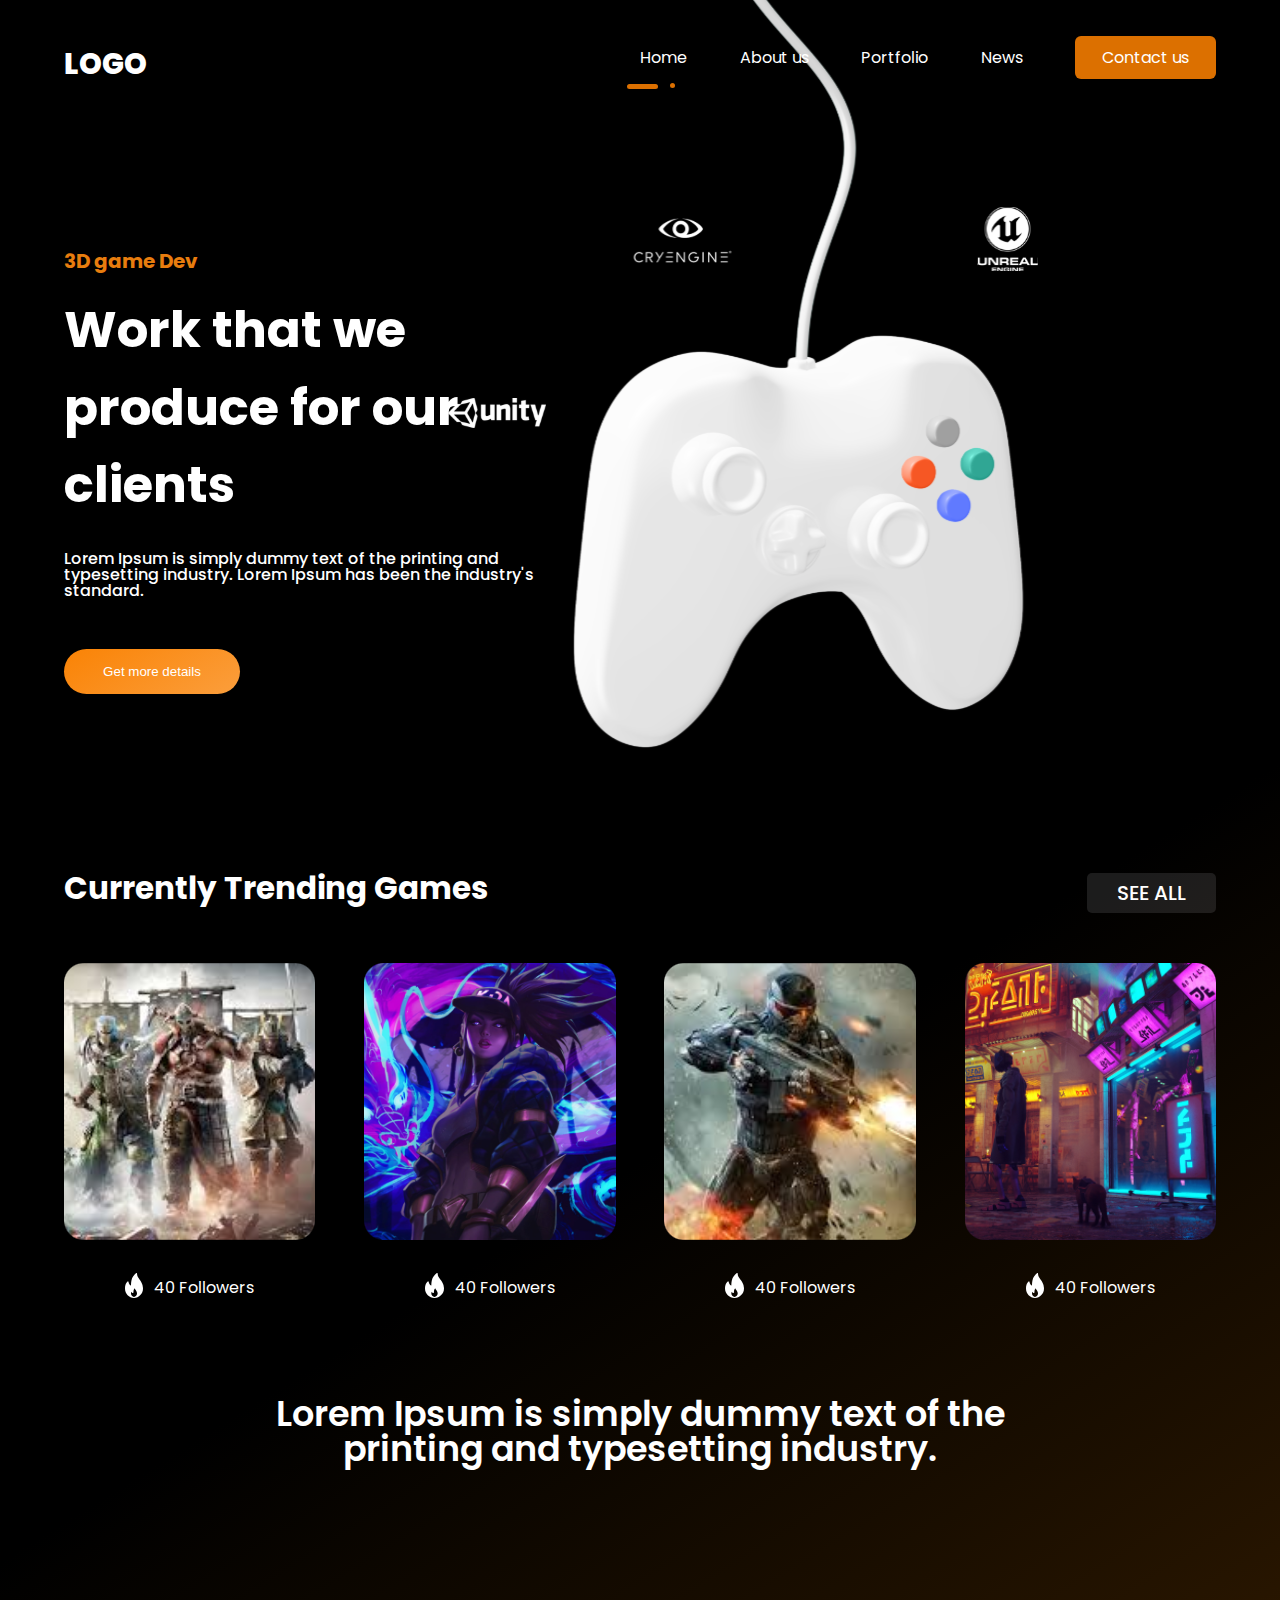
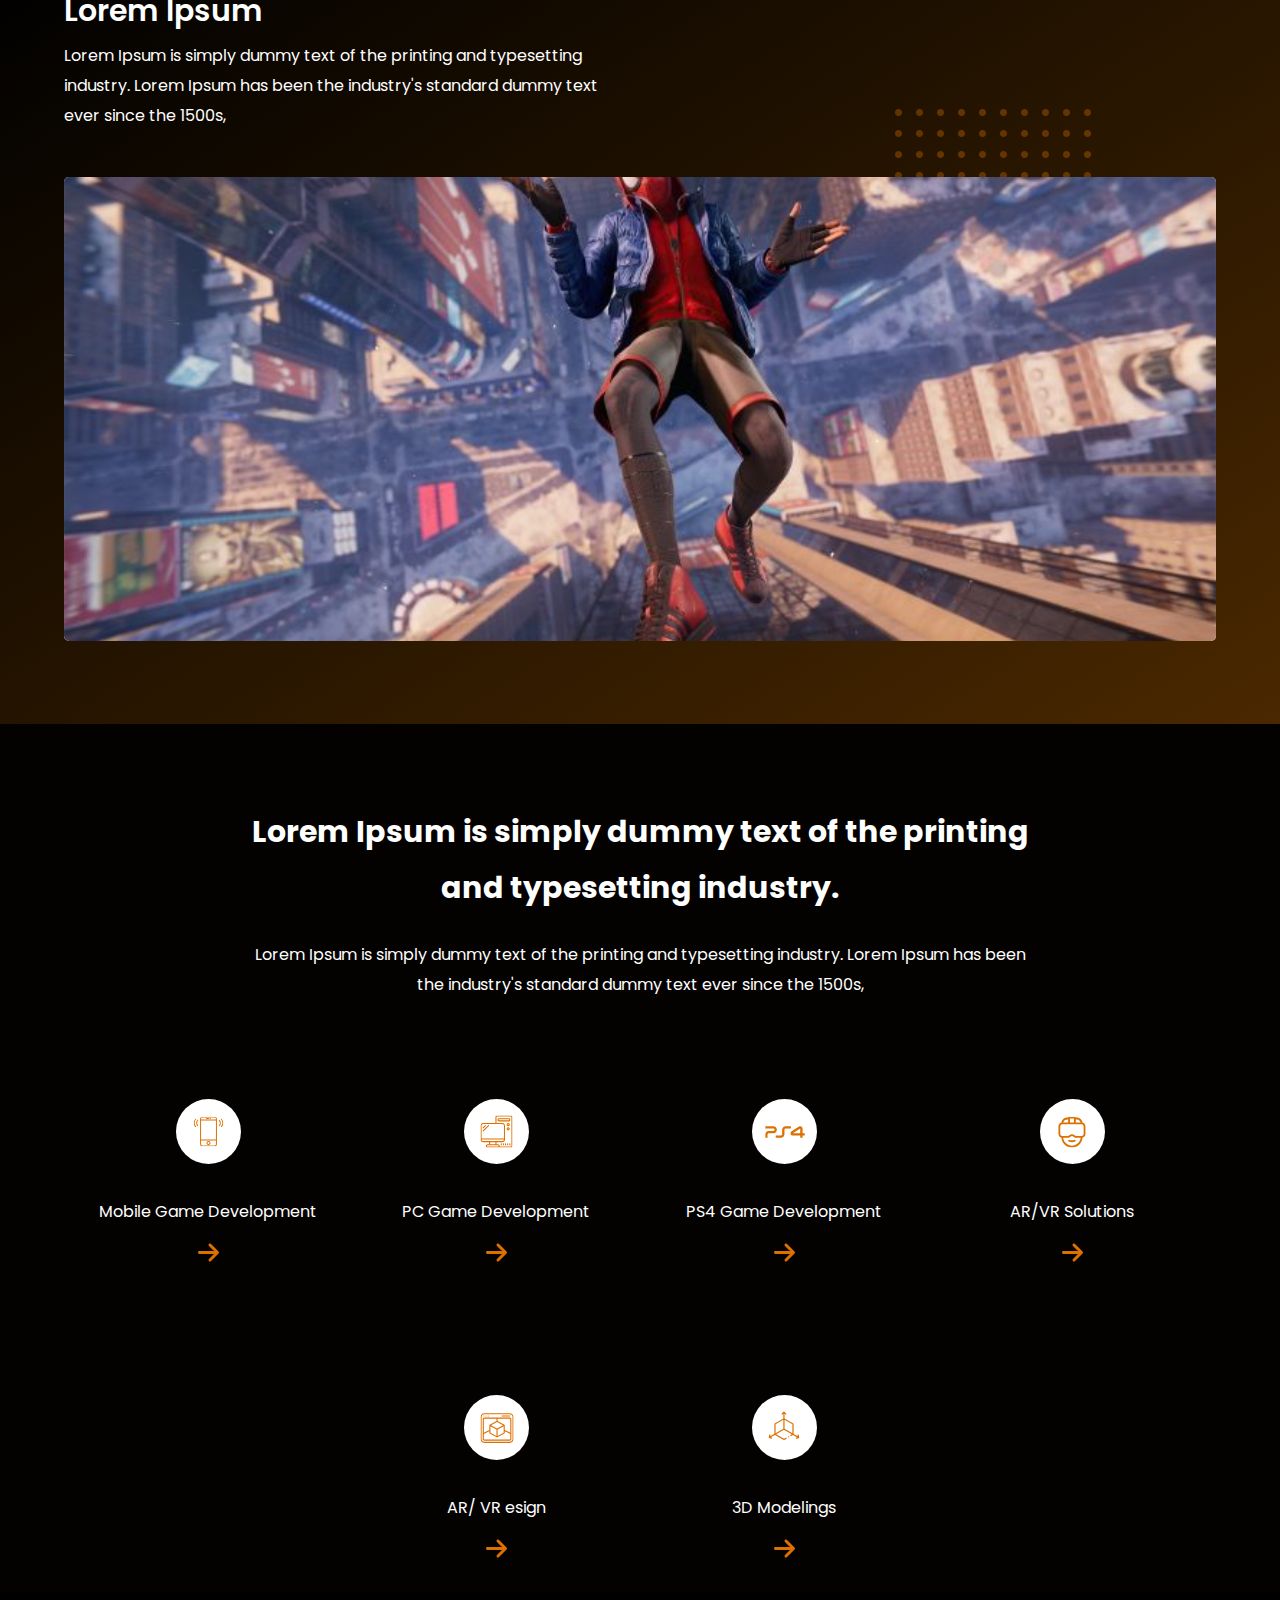
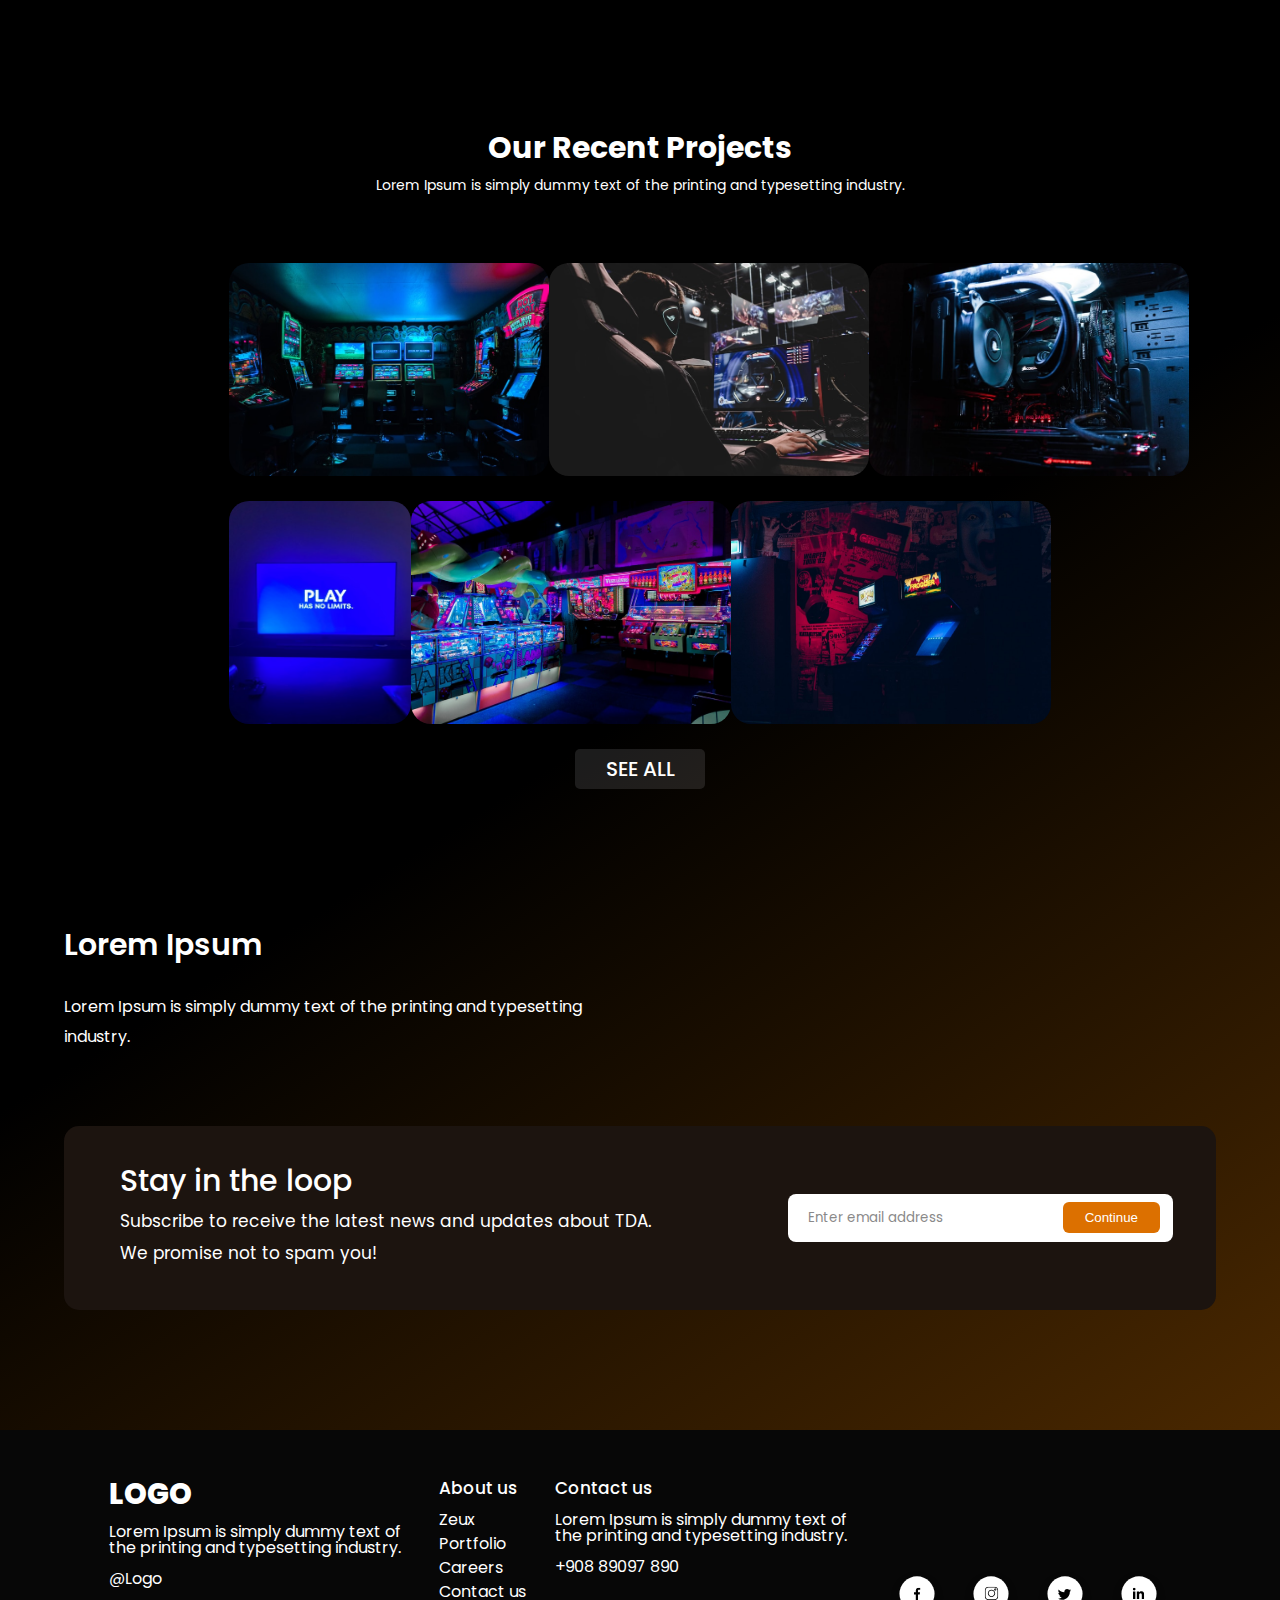
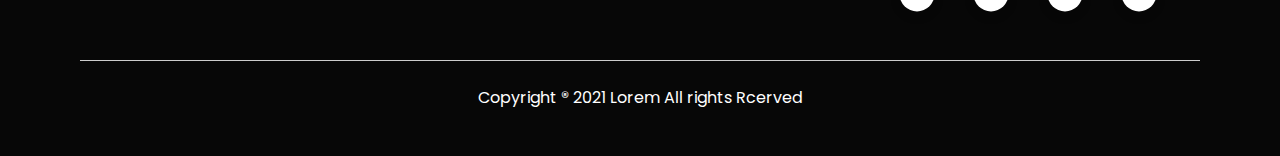
<file: index.html>
<!DOCTYPE html>
<html lang="en">

<head>
    <meta charset="UTF-8">
    <meta name="viewport" content="width=device-width, initial-scale=1.0">

    <link rel="stylesheet" href="reset.css">
    <link rel="stylesheet" href="style.css">
    <title>Game Website</title>

</head>

<body>
    <div class="wrapper">
        <header class="container">
            <span class="logo">Logo</span>

            <nav>
                <ul>
                    <li class="active"><a href="./">Home</a></li>
                    <li><a href="./about.html">About us</a></li>
                    <li><a href="./portfolio.html">Portfolio</a></li>
                    <li><a href="./news.html">News</a></li>
                    <li class="btn"><a href="./contact-us.html">Contact us</a></li>
                </ul>
            </nav>
        </header>

        <div class="hero container">
            <div class="hero-info">
                <h2>3D game Dev</h2>
                <h1>Work that we produce for our clients</h1>
                <p>Lorem Ipsum is simply dummy text of the printing and typesetting industry. Lorem Ipsum has been the
                    industry's standard.</p>
                <button class="btn">Get more details</button>
            </div>

            <img src="./img/Сочетание 1 (1).svg" alt="джойстик">
        </div>

        <div class="container tranding">
            <a href="#" class="see-all">SEE ALL</a>
            <h3>Currently Trending Games</h3>

            <div class="games">
                <div class="block">
                    <img src="./img/games/Rectangle 23.png" alt="game-1">
                    <span><img src="./img/games/game-icon/fire-game.svg" alt="fire-icon"> 40 Followers</span>
                </div>

                <div class="block">
                    <img src="./img/games/Rectangle 24.png" alt="game-2">
                    <span><img src="./img/games/game-icon/fire-game.svg" alt="fire-icon"> 40 Followers</span>
                </div>

                <div class="block">
                    <img src="./img/games/Rectangle 25.png" alt="game-3">
                    <span><img src="./img/games/game-icon/fire-game.svg" alt="fire-icon"> 40 Followers</span>
                </div>

                <div class="block">
                    <img src="./img/games/Rectangle 26.png" alt="game-4">
                    <span><img src="./img/games/game-icon/fire-game.svg" alt="fire-icon"> 40 Followers</span>
                </div>
            </div>

        </div>

        <div class="container big-text">
            <p>Lorem Ipsum is simply dummy text of the printing and typesetting industry.</p>
        </div>

        <div class="container banner">
            <h3>Lorem Ipsum</h3>
            <p>Lorem Ipsum is simply dummy text of the printing and typesetting industry. Lorem Ipsum has been the
                industry's standard dummy text ever since the 1500s,</p>
            <img class="backround-banner" src="./img/banner/Group 21.png" alt="backround-banner">
            <img src="./img/banner/Rectangle 4.svg" alt="banner-img">

        </div>
    </div>

    <div class="features">
        <div class="container">
            <h3>Lorem Ipsum is simply dummy text of the printing and typesetting industry.</h3>
            <p>Lorem Ipsum is simply dummy text of the printing and typesetting industry. Lorem Ipsum has been the
                industry's standard dummy text ever since the 1500s,</p>

            <div class="info">
                <div class="block">
                    <img src="./img/feuters/Group 48.svg" alt="icon-f">
                    <p>Mobile Game Development</p>
                    <img src="./img/feuters/feauters-nav/arrow 1.svg" alt="right-arrow">
                </div>
                <div class="block">
                    <img src="./img/feuters/Group 49.svg" alt="icon-f">
                    <p>PC Game Development</p>
                    <img src="./img/feuters/feauters-nav/arrow 1.svg" alt="right-arrow">
                </div>
                <div class="block">
                    <img src="./img/feuters/Group 50.svg" alt="icon-f">
                    <p>PS4 Game Development</p>
                    <img src="./img/feuters/feauters-nav/arrow 1.svg" alt="right-arrow">
                </div>
                <div class="block">
                    <img src="./img/feuters/Group 51.svg" alt="icon-f">
                    <p>AR/VR Solutions</p>
                    <img src="./img/feuters/feauters-nav/arrow 1.svg" alt="right-arrow">
                </div>
                <div class="block">
                    <img src="./img/feuters/Group 52.svg" alt="icon-f">
                    <p>AR/ VR esign</p>
                    <img src="./img/feuters/feauters-nav/arrow 1.svg" alt="right-arrow">
                </div>
                <div class="block">
                    <img src="./img/feuters/Group 53.svg" alt="icon-f">
                    <p>3D Modelings</p>
                    <img src="./img/feuters/feauters-nav/arrow 1.svg" alt="right-arrow">
                </div>
            </div>
        </div>
    </div>

    <div class="wrapper">
        <div class="container projects">
            <h3>Our Recent Projects</h3>
            <p>Lorem Ipsum is simply dummy text of the printing and typesetting industry. </p>

            <div class="images">
                <img src="./img/our-Projects/1-ourjpg.jpg" alt="img-pc">
                <img src="./img/our-Projects/2-ourjpg.jpg" alt="img-pc-2">
                <img src="./img/our-Projects/3-ourjpg.jpg" alt="img-pc-3">
            </div>
            <div class="images">
                <img class="mami" src="./img/our-Projects/4-ourjpg.jpg" alt="img-pc-4">
                <img class="more" src="./img/our-Projects/5-ourjpg.jpg" alt="img-pc-5">
                <img class="more" src="./img/our-Projects/6-ourjpg.jpg" alt="img-pc-6">
            </div>

            <a href="" class="see-all">SEE ALL</a>
        </div>

        <div class="container email">
            <h3>Lorem Ipsum</h3>
            <p>Lorem Ipsum is simply dummy text of the printing and typesetting industry. </p>


            <div class="block">

                <div>
                    <h4 class="text-h4">Stay in the loop</h4>
                    <p class="text-p">Subscribe to receive the latest news and updates about TDA.
                        We promise not to spam you! </p>
                </div>

                <div>
                    <input id="emailField" type="email" placeholder="Enter email address">
                    <button onclick="checkEmail()">Continue</button>
                </div>
            </div>
        </div>
    </div>

    <footer>
        <div class="block container">
            <div>
                <span class="logo">Logo</span>
                <p class="footer-text">Lorem Ipsum is simply dummy text of the printing and typesetting industry. </p>
                <p>@Logo</p>
            </div>
            <div>
                <h4>About us</h4>
                <ul>
                    <li>Zeux</li>
                    <li>Portfolio</li>
                    <li>Careers</li>
                    <li>Contact us</li>
                </ul>
            </div>
            <div>
                <h4>Contact us</h4>
                <p>Lorem Ipsum is simply dummy text of the printing and typesetting industry. </p>
                <p>+908 89097 890</p>
            </div>
            <div class="icons">
                <img src="./img/footer-icon/Group 5.svg" alt="">
                <img src="./img/footer-icon/Group 11.svg" alt="">
                <img src="./img/footer-icon/Group 10.svg" alt="">
                <img src="./img/footer-icon/Group 9.svg" alt="">
            </div>
        </div>

         <hr>

        <p class="ending">Copyright ® 2021 Lorem All rights Rcerved</p>

    </footer>
    
    <script src="script.js"></script>
</body>

</html>
</file>
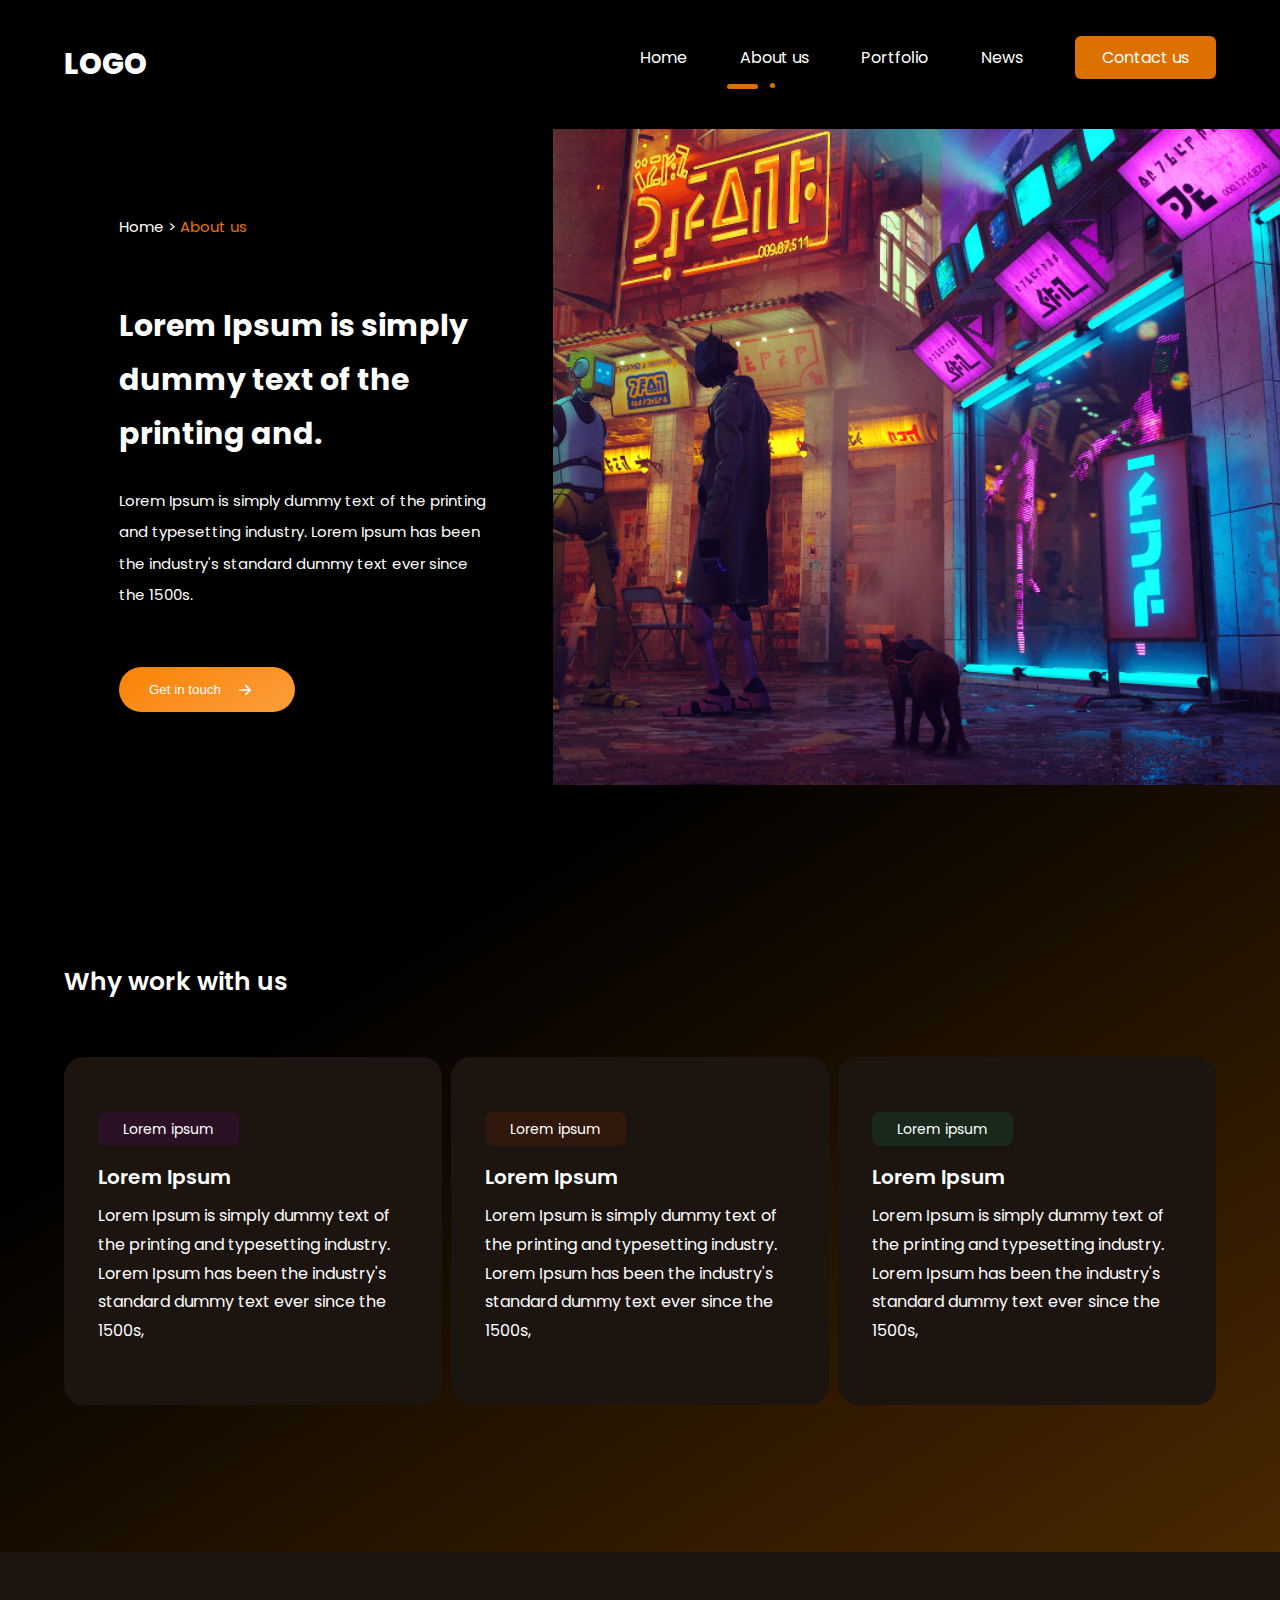
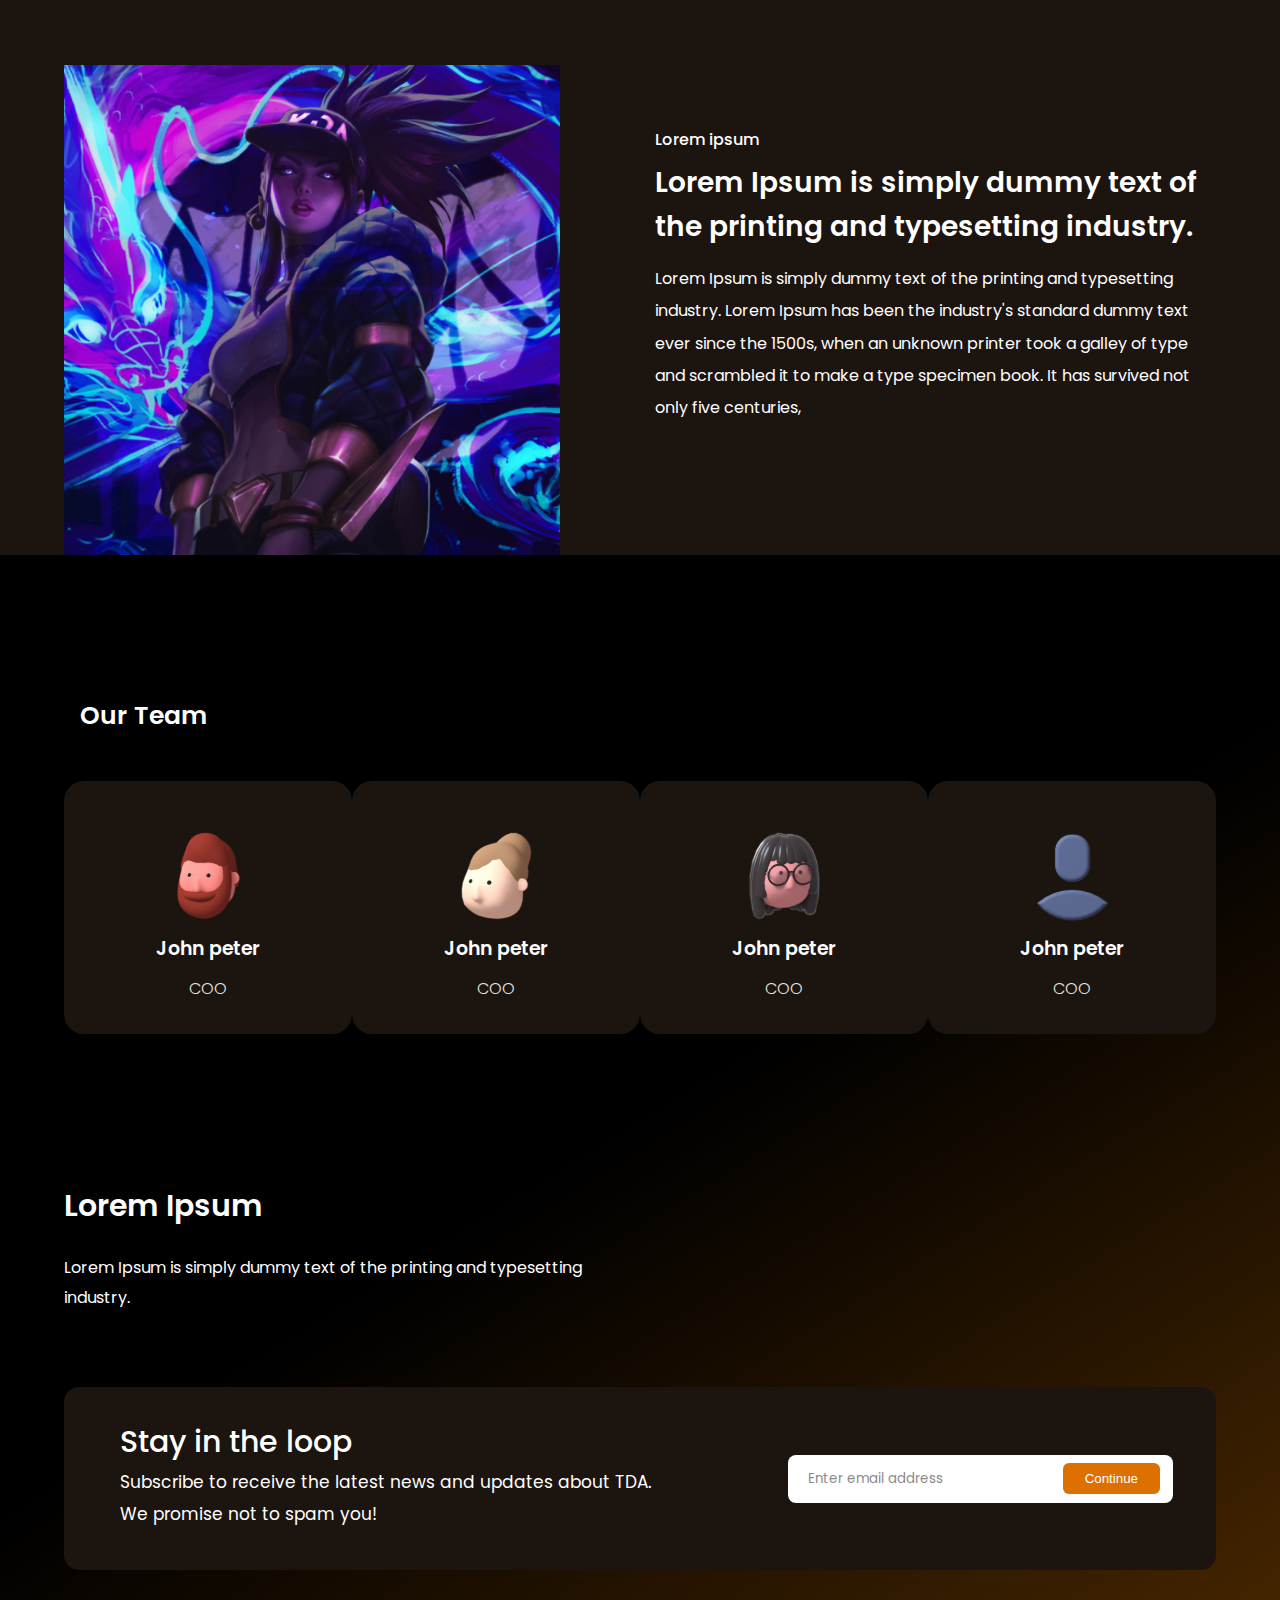
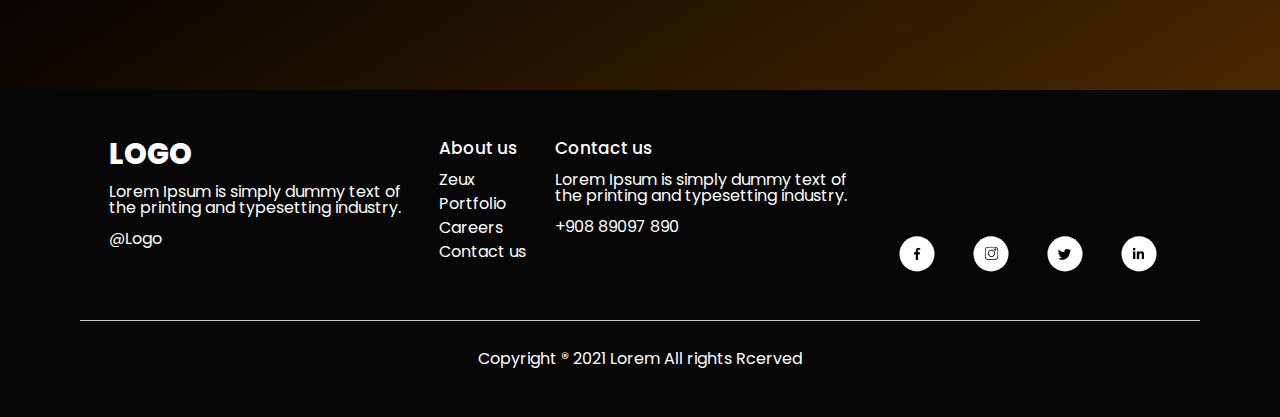
<file: about.html>
<!DOCTYPE html>
<html lang="en">

<head>
    <meta charset="UTF-8">
    <meta name="viewport" content="width=device-width, initial-scale=1.0">

    <link rel="stylesheet" href="reset.css">
    <link rel="stylesheet" href="style.css">
    <title>Game Website</title>

</head>

<body>
    <div class="wrapper">
        <header class="container">
            <span class="logo">Logo</span>

            <nav>
                <ul>
                    <li><a href="./">Home</a></li>
                    <li class="active"><a href="./about.html">About us</a></li>
                    <li><a href="./portfolio.html">Portfolio</a></li>
                    <li><a href="./news.html">News</a></li>
                    <li class="btn"><a href="./contact-us.html">Contact us</a></li>
                </ul>
            </nav>
        </header>

        <div class="hero-about container">
            <div class="info">
                <p class="min-nav">Home > <span>About us</span></p>
                <h1>Lorem Ipsum is simply dummy text of the printing and.</h1>
                <p>Lorem Ipsum is simply dummy text of the printing and typesetting industry. Lorem Ipsum has been the
                    industry's standard dummy text ever since the 1500s.</p>
                <button class="btn">Get in touch <img id="btn-arrows" src="./img/About us/btn-arrow/Group (1).svg" alt="btn-arrow"> </button>
            </div>
            <img class="main-preview" src="./img/About us/Main/main-1.1.png" alt="main-img">
        </div>

        <div class="container work">

            <h2>Why work with us</h2>
            <div class="blocks">
                <div class="block">
                    <span class=" badge purple">Lorem ipsum</span>
                    <h3>Lorem Ipsum</h3>
                    <p>Lorem Ipsum is simply dummy text of the printing and typesetting industry. Lorem Ipsum has been
                        the industry's standard dummy text ever since the 1500s,</p>
                </div>
                <div class="block">
                    <span class=" badge brown">Lorem ipsum</span>
                    <h3>Lorem Ipsum</h3>
                    <p>Lorem Ipsum is simply dummy text of the printing and typesetting industry. Lorem Ipsum has been
                        the industry's standard dummy text ever since the 1500s,</p>
                </div>
                <div class="block">
                    <span class=" badge green">Lorem ipsum</span>
                    <h3>Lorem Ipsum</h3>
                    <p>Lorem Ipsum is simply dummy text of the printing and typesetting industry. Lorem Ipsum has been
                        the industry's standard dummy text ever since the 1500s,</p>
                </div>
            </div>
        </div>
    </div>

    <div class="game-person">
        <div class="container">

            <img id="lore-img" src="./img/About us/game-person/Rectangle 25 (1).png" alt="girl-person">

            <div class="desc-person">
                <section>Lorem ipsum</section>
                <h3>Lorem Ipsum is simply dummy text of the printing and typesetting industry. </h3>
                <p>Lorem Ipsum is simply dummy text of the printing and typesetting industry. Lorem Ipsum has been the
                    industry's standard dummy text ever since the 1500s, when an unknown printer took a galley of type
                    and scrambled it to make a type specimen book. It has survived not only five centuries,</p>
            </div>
        </div>
    </div>

    <div class="our-team wrapper">
        <h2>Our Team</h2>

        <div class="container">

            <div class="personage">
                <img src="./img/About us/Team/Bill 1.svg" alt="personage">
                <h4>John peter</h4>
                <p>COO</p>
            </div>
            <div class="personage">
                <img src="./img/About us/Team/Beverly 1.svg" alt="personage">
                <h4>John peter</h4>
                <p>COO</p>
            </div>
            <div class="personage">
                <img src="./img/About us/Team/Claudia 1.svg" alt="personage">
                <h4>John peter</h4>
                <p>COO</p>
            </div>
            <div class="personage">
                <img src="./img/About us/Team/Avatar 1.svg" alt="personage">
                <h4>John peter</h4>
                <p>COO</p>
            </div>
            
        </div>

        <div class="container email">
            <h3>Lorem Ipsum</h3>
            <p>Lorem Ipsum is simply dummy text of the printing and typesetting industry. </p>

            <div class="block">

                <div>
                    <h4>Stay in the loop</h4>
                    <p>Subscribe to receive the latest news and updates about TDA.
                        We promise not to spam you! </p>
                </div>

                <div>
                    <input id="emailField" type="email" placeholder="Enter email address">
                    <button onclick="checkEmail()">Continue</button>
                </div>
            </div>
        </div>
    </div>

    <footer>
        <div class="block container">
            <div>
                <span class="logo">Logo</span>
                <p class="footer-text">Lorem Ipsum is simply dummy text of the printing and typesetting industry. </p>
                <p>@Logo</p>
            </div>
            <div>
                <h4>About us</h4>
                <ul>
                    <li>Zeux</li>
                    <li>Portfolio</li>
                    <li>Careers</li>
                    <li>Contact us</li>
                </ul>
            </div>
            <div>
                <h4>Contact us</h4>
                <p>Lorem Ipsum is simply dummy text of the printing and typesetting industry. </p>
                <p>+908 89097 890</p>
            </div>
            <div class="icons">
                <img src="./img/footer-icon/Group 5.svg" alt="">
                <img src="./img/footer-icon/Group 11.svg" alt="">
                <img src="./img/footer-icon/Group 10.svg" alt="">
                <img src="./img/footer-icon/Group 9.svg" alt="">
            </div>
        </div>

        <hr>

        <p class="ending">Copyright ® 2021 Lorem All rights Rcerved</p>

    </footer>

    <script src="script.js"></script>
</body>

</html>
</file>
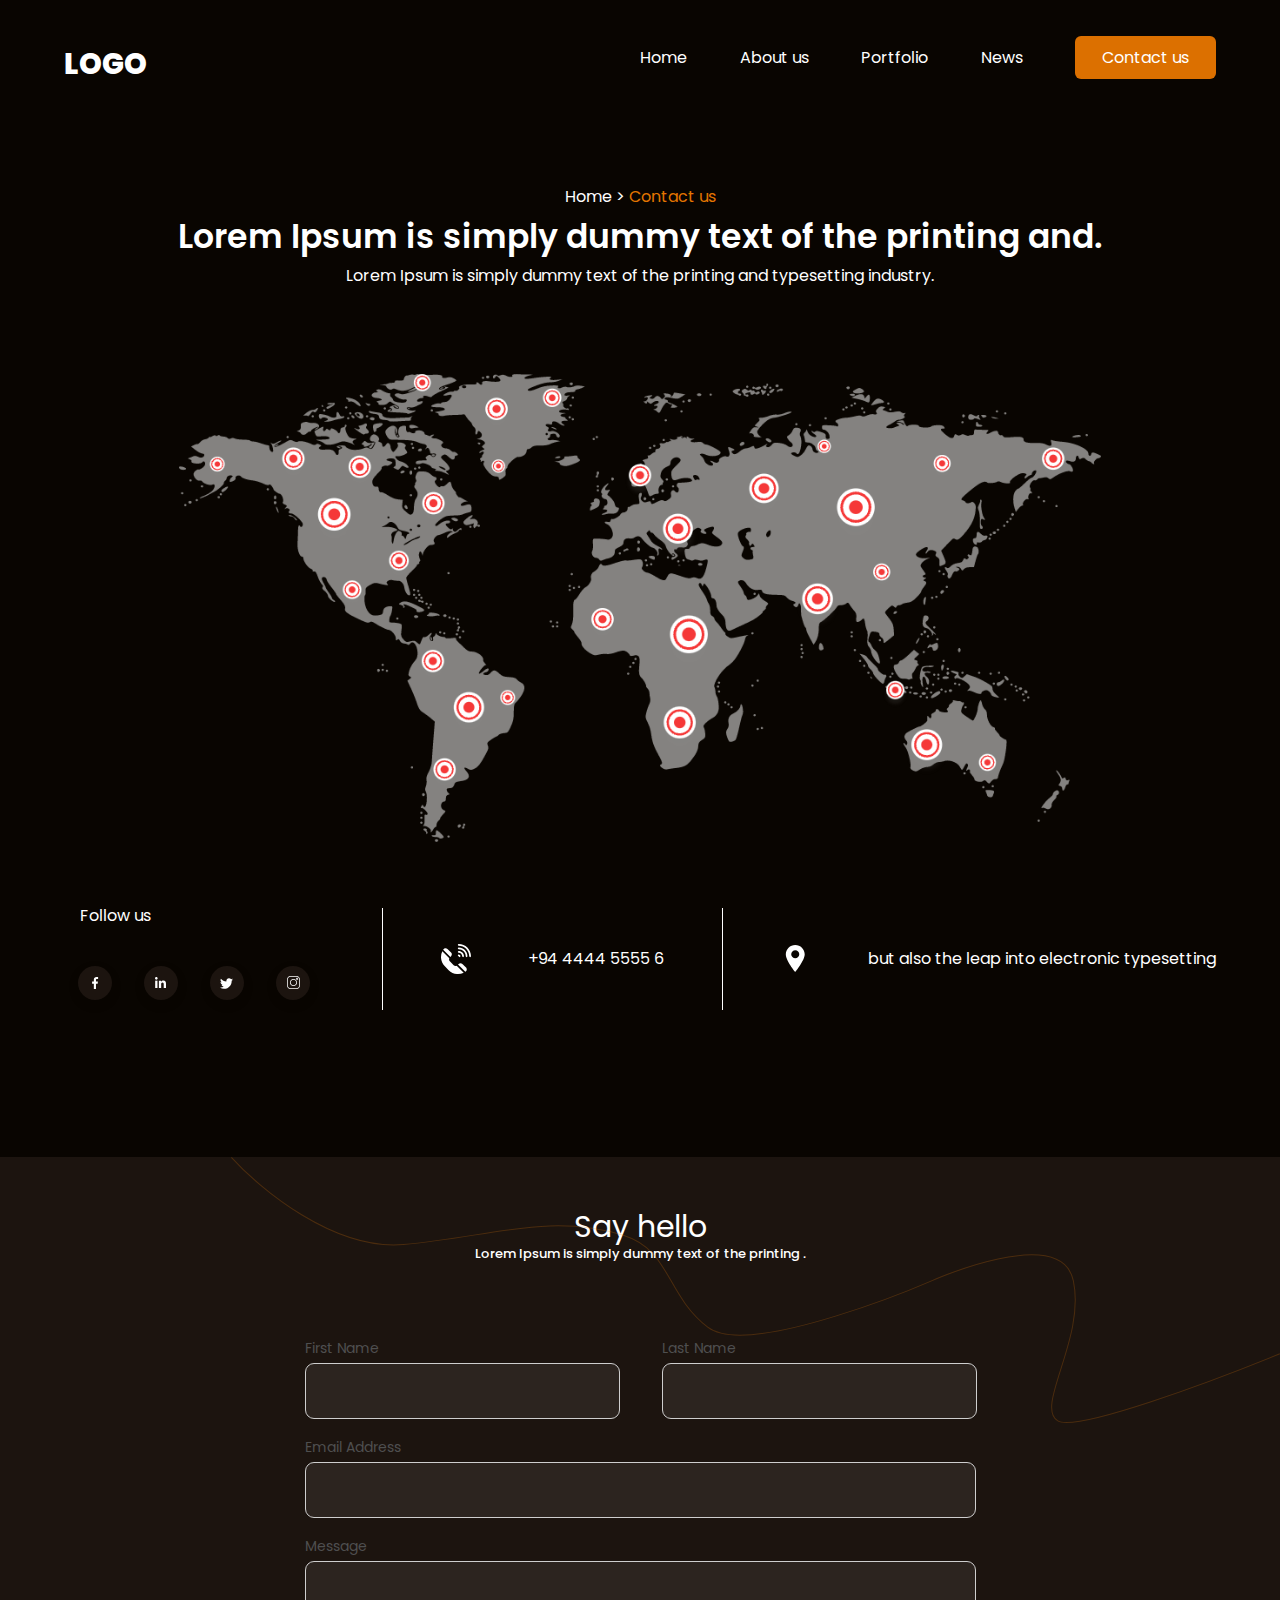
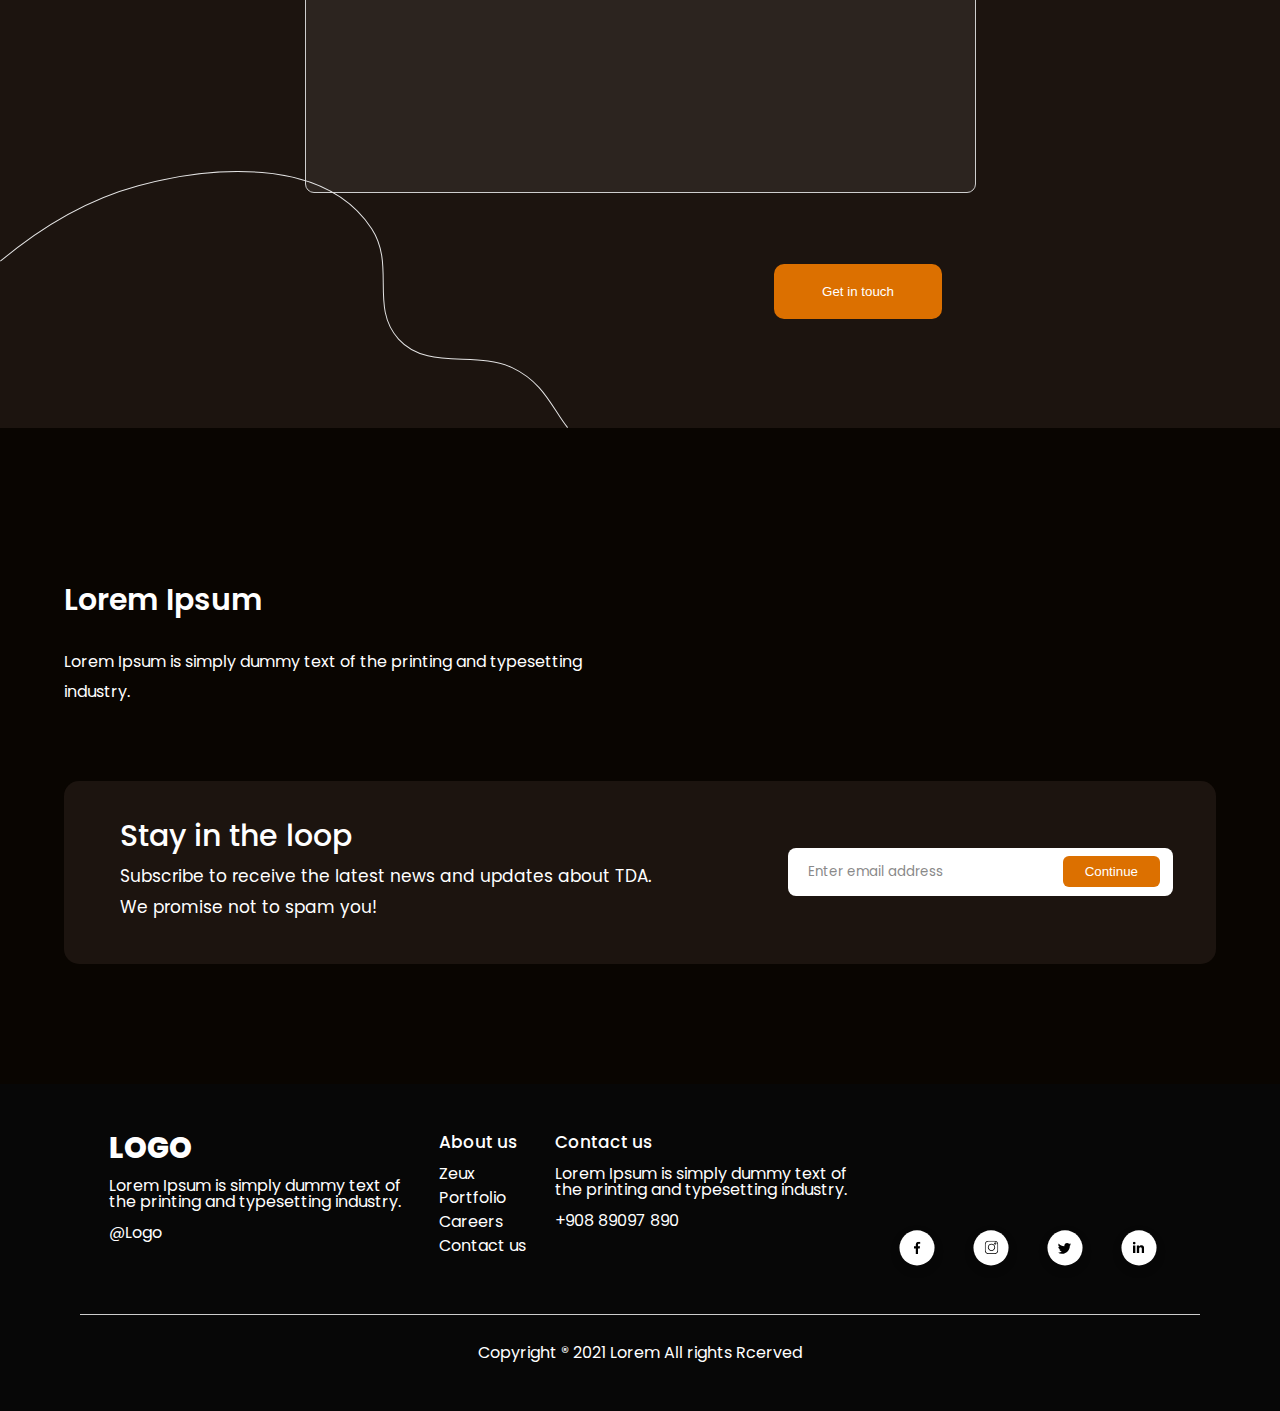
<file: contact-us.html>
<!DOCTYPE html>
<html lang="en">

<head>
    <meta charset="UTF-8">
    <meta name="viewport" content="width=device-width, initial-scale=1.0">

    <link rel="stylesheet" href="reset.css">
    <link rel="stylesheet" href="style.css">
    <title>Game Website</title>

</head>

<body>

    <header class="container">
        <span class="logo">Logo</span>
        <nav>
            <ul>
                <li><a href="./index.html">Home</a></li>
                <li><a href="./about.html">About us</a></li>
                <li><a href="./portfolio.html">Portfolio</a></li>
                <li><a href="./news.html">News</a></li>
                <li class="btn"><a href="./contact-us.html">Contact us</a></li>
            </ul>
        </nav>
    </header>

    <div class="container hero-contacts">
        <p class="min-nav">Home > <span>Contact us</span></p>
        <h2>Lorem Ipsum is simply dummy text of the printing and.</h2>
        <p>Lorem Ipsum is simply dummy text of the printing and typesetting industry. </p>
        <img src="./img/Contact-us/hero-map/Сочетание 2.png" alt="hero-map">

    </div>

    <div class="front-footer container">
        <p class="line-1">Follow us</p>
        <span>
            <img class="img-social" src="./img/Contact-us/icon-social/Group 5 (1).svg" alt="contact-icon">
            <img class="img-social" src="./img/Contact-us/icon-social/Group 9 (1).svg" alt="contact-icon">
            <img class="img-social" src="./img/Contact-us/icon-social/Group 10 (1).svg" alt="contact-icon">
            <img class="img-social" src="./img/Contact-us/icon-social/Group 11 (1).svg" alt="contact-icon">
        </span>
        <img src="./img/Contact-us/phone-location-line/Line 6.svg" alt="line">

        <img src="./img/Contact-us/phone-location-line/phone 1.svg" alt="phone-icon">
        <p>+94 4444 5555 6</p>

        <img src="./img/Contact-us/phone-location-line/Line 6.svg" alt="line">

        <img src="./img/Contact-us/phone-location-line/gps 1.svg" alt="gps-icon">
        <p>but also the leap into electronic typesetting</p>
    </div>

    <div class="feedback">

        <img class="line line-top" src="./img/Contact-us/input-line/Vector 3.svg" alt="line-top">
        <img class="line line-bottom" src="./img/Contact-us/input-line/Vector 4.svg" alt="line-bottom">

        <div class="container">
            <h2>Say hello</h2>
            <p>Lorem Ipsum is simply dummy text of the printing .</p>

            <form action="">
                <div class="inline">
                    <div class="inline-item">
                        <label for="">First Name</label>
                        <input type="text">
                    </div>
                    <div class="inline-item">
                        <label for="">Last Name</label>
                        <input type="text">
                    </div>
                </div>
                <label for="">Email Address</label>
                <input type="email" class="one-line">

                <label for="">Message</label>
                <textarea class="one-line"></textarea>

                <div class="container">
                    <button type="button">Get in touch</button>
                </div>
            </form>
        </div>
    </div>

    <div class="our-team">
        <div class="container email">
            <h3>Lorem Ipsum</h3>
            <p>Lorem Ipsum is simply dummy text of the printing and typesetting industry. </p>

            <div class="block">

                <div>
                    <h4>Stay in the loop</h4>
                    <p>Subscribe to receive the latest news and updates about TDA.
                        We promise not to spam you! </p>
                </div>

                <div>
                    <input id="emailField" type="email" placeholder="Enter email address">
                    <button onclick="checkEmail()">Continue</button>
                </div>

            </div>
        </div>
    </div>

    <footer>
        <div class="block container">
            <div>
                <span class="logo">Logo</span>
                <p class="footer-text" >Lorem Ipsum is simply dummy text of the printing and typesetting industry. </p>
                <p>@Logo</p>
            </div>
            <div>
                <h4>About us</h4>
                <ul>
                    <li>Zeux</li>
                    <li>Portfolio</li>
                    <li>Careers</li>
                    <li>Contact us</li>
                </ul>
            </div>
            <div>
                <h4>Contact us</h4>
                <p>Lorem Ipsum is simply dummy text of the printing and typesetting industry. </p>
                <p>+908 89097 890</p>
            </div>
            <div class="icons">
                <img src="./img/footer-icon/Group 5.svg" alt="">
                <img src="./img/footer-icon/Group 11.svg" alt="">
                <img src="./img/footer-icon/Group 10.svg" alt="">
                <img src="./img/footer-icon/Group 9.svg" alt="">
            </div>
        </div>

        <hr>

        <p class="ending">Copyright ® 2021 Lorem All rights Rcerved</p>

    </footer>

    <script src="script.js"></script>
</body>

</html>
</file>
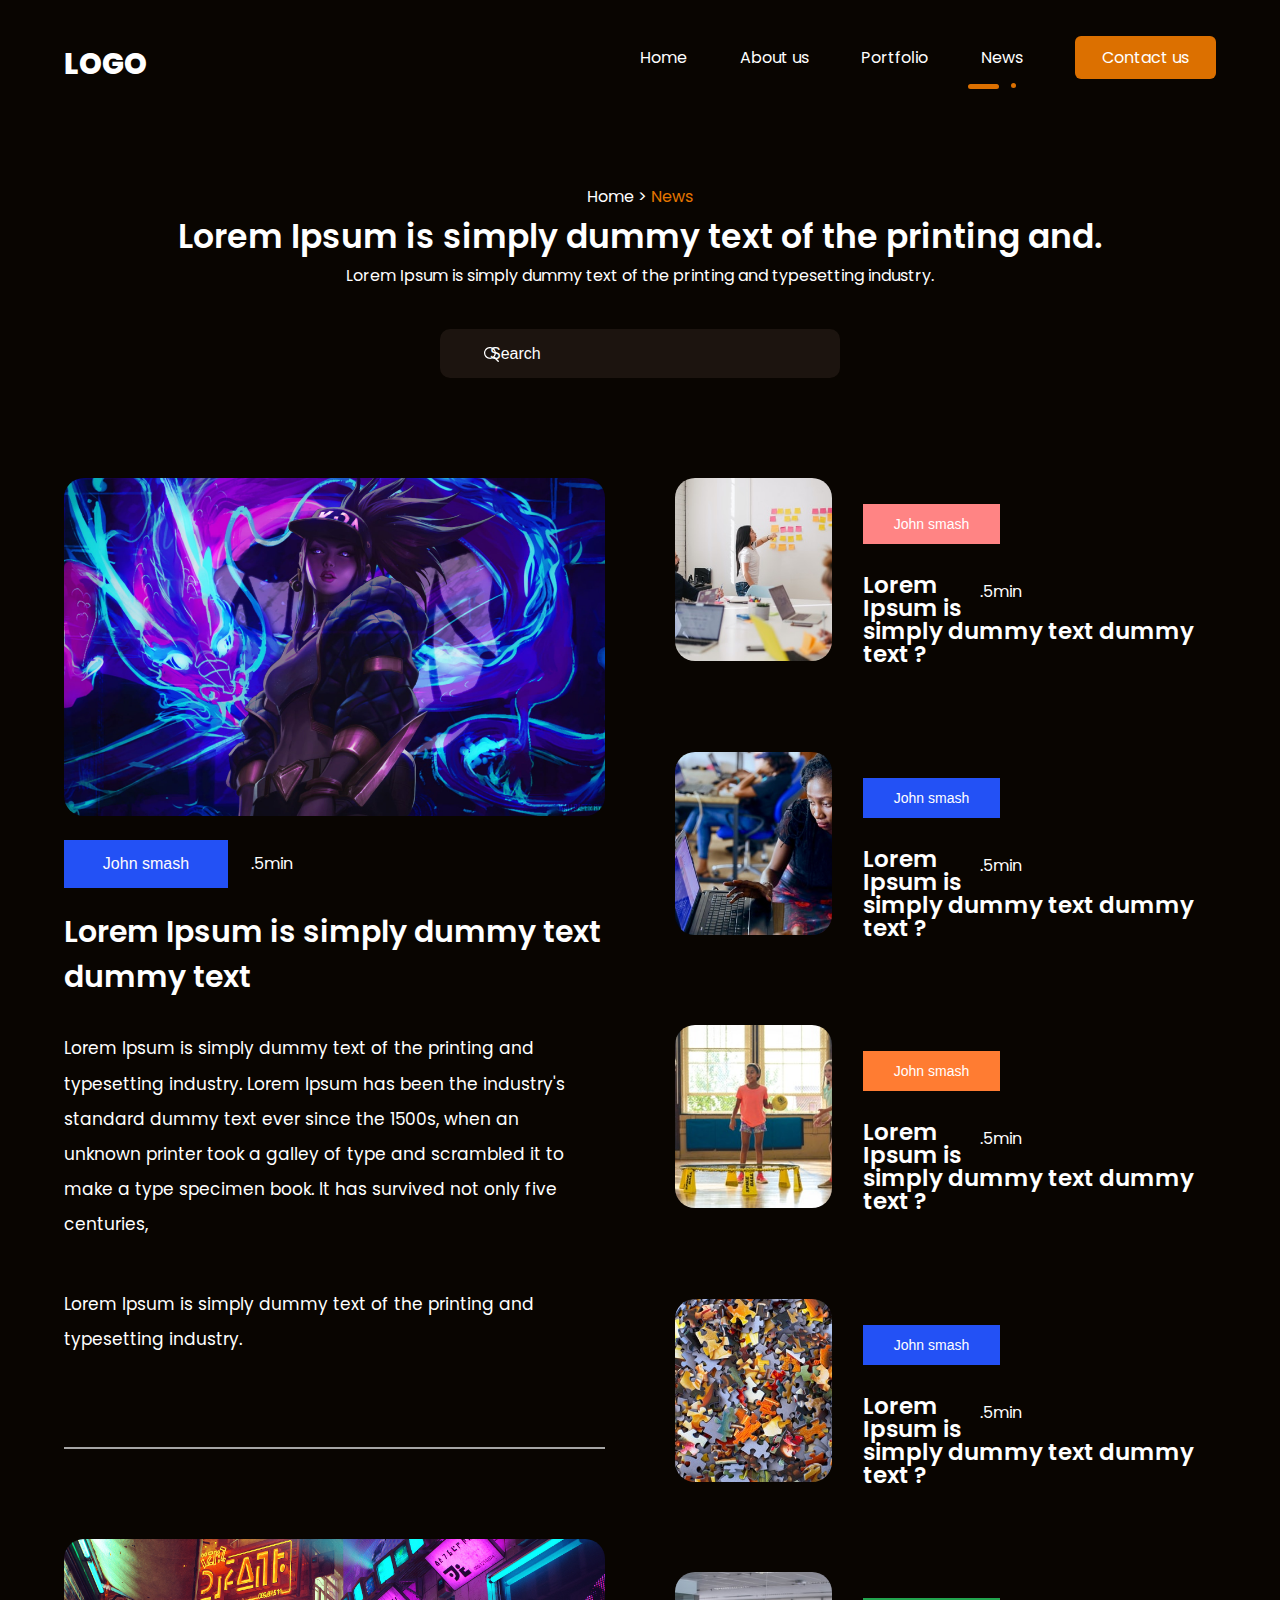
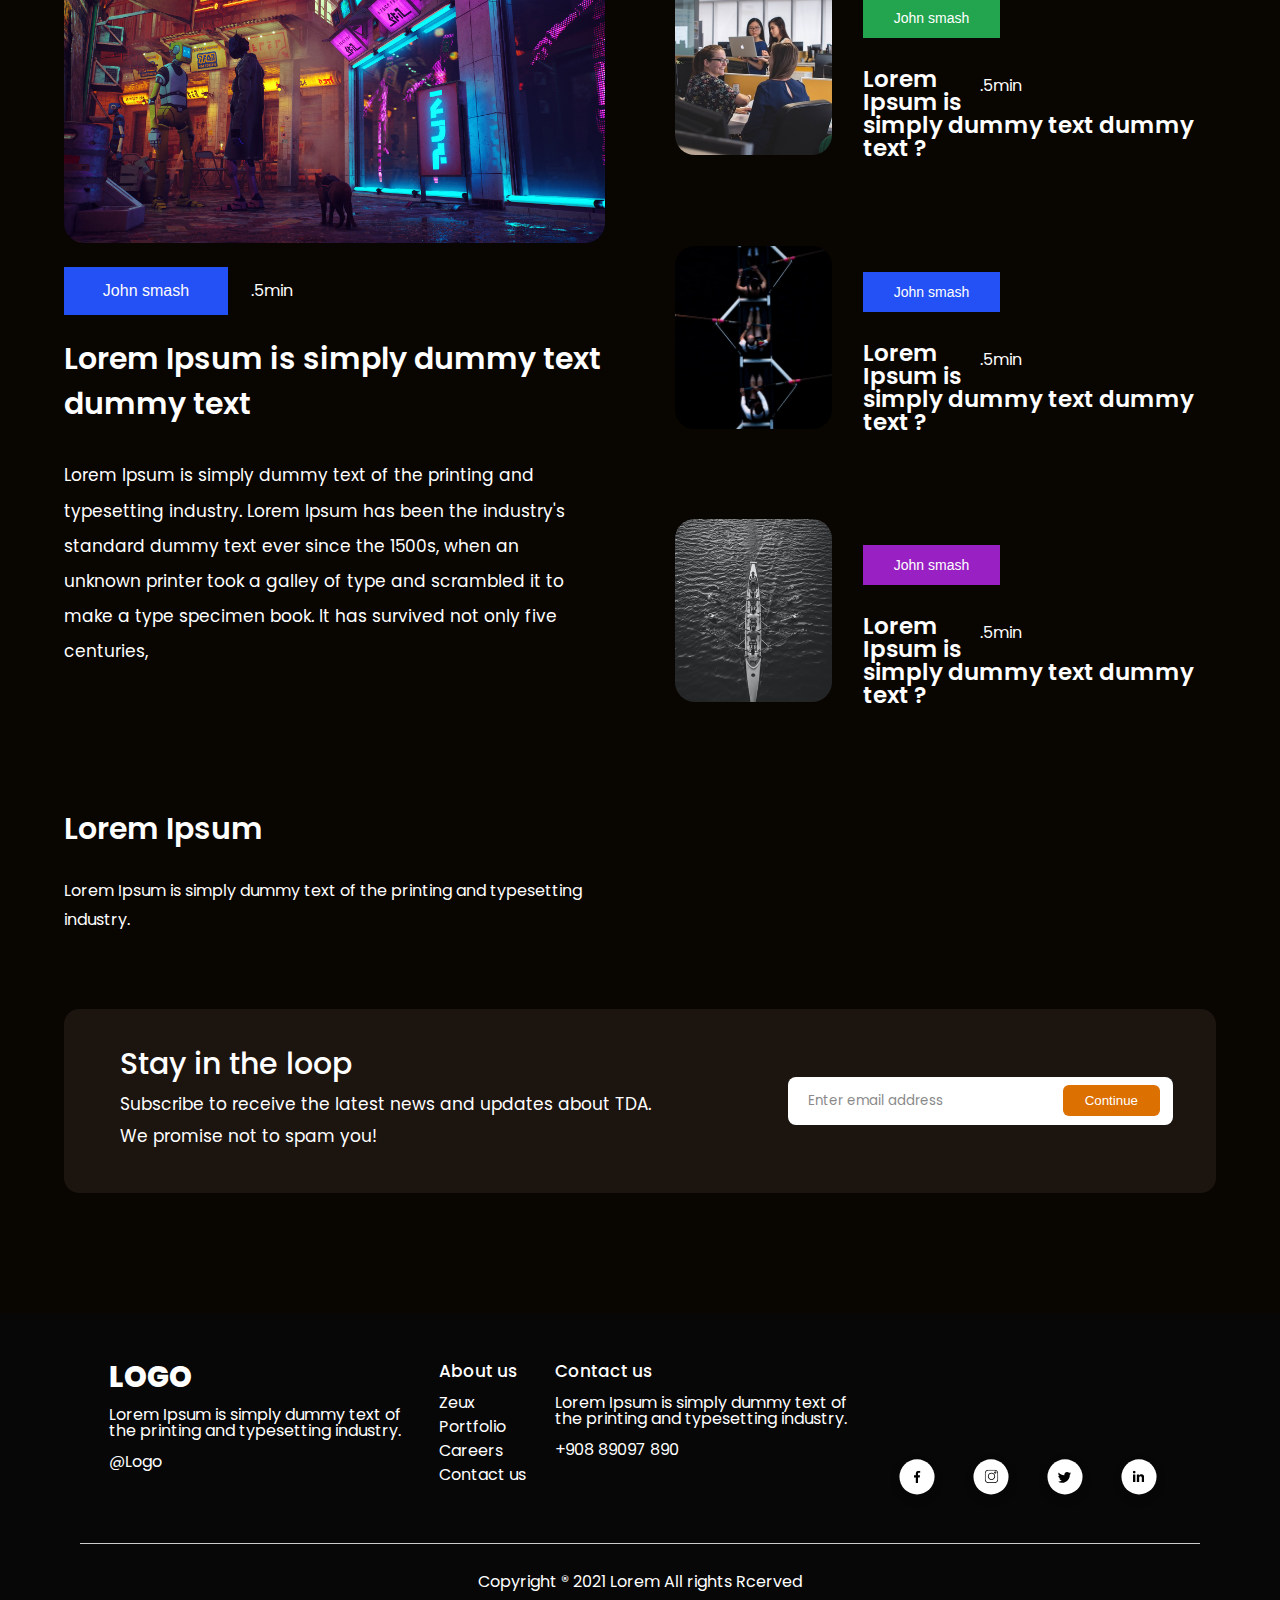
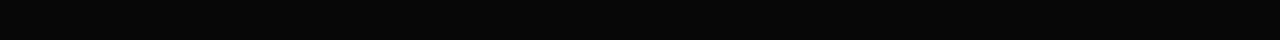
<file: news.html>
<!DOCTYPE html>
<html lang="en">

<head>
    <meta charset="UTF-8">
    <meta name="viewport" content="width=device-width, initial-scale=1.0">

    <link rel="stylesheet" href="reset.css">
    <link rel="stylesheet" href="style.css">
    <title>Game Website</title>

</head>

<body>

    <header class="container">
        <span class="logo">Logo</span>
        <nav>
            <ul>
                <li><a href="./">Home</a></li>
                <li><a href="./about.html">About us</a></li>
                <li><a href="./portfolio.html">Portfolio</a></li>
                <li class="active"><a href="./news.html">News</a></li>
                <li class="btn"><a href="./contact-us.html">Contact us</a></li>
            </ul>
        </nav>
    </header>

    <main class="container main-title">
        <p class="hero-nav">Home > <span>News</span> </p>
        <h2>Lorem Ipsum is simply dummy text of the printing and.</h2>
        <p class="last-p">Lorem Ipsum is simply dummy text of the printing and typesetting industry. </p>

        <form action="" class="inputArea">
            <input type="image" class="loopa" src="./img/news/icon-search/Vector (1).png">
            <input type="text" placeholder="Search" id="searchArea">
        </form>

    </main>

    <article class="container">

        <section class="left-containerr">

            <div class="about-first">

                <img src="./img/news/left-part/first1.jpg" alt="first-game" class="img-left">

                <button class="b-pink">John smash</button> <span>.5min</span>

                <h2>Lorem Ipsum is simply dummy text dummy text </h2>

                <p class="last">Lorem Ipsum is simply dummy text of the printing and typesetting industry. Lorem Ipsum
                    has been the
                    industry's standard dummy text ever since the 1500s, when an unknown printer took a galley of type
                    and
                    scrambled it to make a type specimen book. It has survived not only five centuries,</p>

                <p class="last-p">Lorem Ipsum is simply dummy text of the printing and typesetting industry. </p>

            </div>

            <hr>

            <div class="about-first">

                <img src="./img/news/left-part/second2.jpg" alt="first-game" class="img-left">

                <button class="b-blue">John smash</button> <span>.5min</span>

                <h2>Lorem Ipsum is simply dummy text dummy text </h2>

                <p>Lorem Ipsum is simply dummy text of the printing and typesetting industry. Lorem Ipsum has been the
                    industry's standard dummy text ever since the 1500s, when an unknown printer took a galley of type
                    and
                    scrambled it to make a type specimen book. It has survived not only five centuries,</p>
            </div>

        </section>

        <aside class="right-containerr">

            <div class="mini-info">

                <div class="img-mine">
                    <img class="s-img" src="./img/news/right-part/mini1.jpg" alt="mini-img">
                </div>

                <div class="mini-text">
                    <button class="b-pink">John smash</button>
                    <p>.5min</p>
                    <h4>Lorem Ipsum is simply dummy text dummy text ? </h4>
                </div>
            </div>

            <div class="mini-info">

                <div class="img-mine">
                    <img class="s-img" src="./img/news/right-part/mini2.jpg" alt="mini-img">
                </div>

                <div class="mini-text">
                    <button class="b-blue">John smash</button>
                    <p>.5min</p>
                    <h4>Lorem Ipsum is simply dummy text dummy text ? </h4>
                </div>
            </div>

            <div class="mini-info">

                <div class="img-mine">
                    <img class="s-img" src="./img/news/right-part/mini3.jpg" alt="mini-img">
                </div>

                <div class="mini-text">
                    <button class="b-orange">John smash</button>
                    <p>.5min</p>
                    <h4>Lorem Ipsum is simply dummy text dummy text ? </h4>
                </div>
            </div>

            <div class="mini-info">

                <div class="img-mine">
                    <img class="s-img" src="./img/news/right-part/mini4.jpg" alt="mini-img">
                </div>

                <div class="mini-text">
                    <button class="b-blue">John smash</button>
                    <p>.5min</p>
                    <h4>Lorem Ipsum is simply dummy text dummy text ? </h4>
                </div>
            </div>

            <div class="mini-info">

                <div class="img-mine">
                    <img class="s-img" src="./img/news/right-part/mini5.jpg" alt="mini-img">
                </div>

                <div class="mini-text">
                    <button class="b-green">John smash</button>
                    <p>.5min</p>
                    <h4>Lorem Ipsum is simply dummy text dummy text ? </h4>
                </div>
            </div>

            <div class="mini-info">

                <div class="img-mine">
                    <img class="s-img" src="./img/news/right-part/mini6.jpg" alt="mini-img">
                </div>

                <div class="mini-text">
                    <button class="b-blue">John smash</button>
                    <p>.5min</p>
                    <h4>Lorem Ipsum is simply dummy text dummy text ? </h4>
                </div>
            </div>

            <div class="mini-info">

                <div class="img-mine">
                    <img class="s-img" src="./img/news/right-part/mini7.jpg" alt="mini-img">
                </div>

                <div class="mini-text">
                    <button class="b-purple">John smash</button>
                    <p>.5min</p>
                    <h4>Lorem Ipsum is simply dummy text dummy text ? </h4>
                </div>
            </div>

        </aside>

    </article>

    <div class="our-team">
        <div class="container email">
            <h3>Lorem Ipsum</h3>
            <p>Lorem Ipsum is simply dummy text of the printing and typesetting industry. </p>

            <div class="block">

                <div>
                    <h4>Stay in the loop</h4>
                    <p>Subscribe to receive the latest news and updates about TDA.
                        We promise not to spam you! </p>
                </div>

                <div>
                    <input id="emailField" type="email" placeholder="Enter email address">
                    <button onclick="checkEmail()">Continue</button>
                </div>

            </div>
        </div>
    </div>

    <footer>
        <div class="block container">
            <div>
                <span class="logo">Logo</span>
                <p class="footer-text" >Lorem Ipsum is simply dummy text of the printing and typesetting industry. </p>
                <p>@Logo</p>
            </div>
            <div>
                <h4>About us</h4>
                <ul>
                    <li>Zeux</li>
                    <li>Portfolio</li>
                    <li>Careers</li>
                    <li>Contact us</li>
                </ul>
            </div>
            <div>
                <h4>Contact us</h4>
                <p>Lorem Ipsum is simply dummy text of the printing and typesetting industry. </p>
                <p>+908 89097 890</p>
            </div>
            <div class="icons">
                <img src="./img/footer-icon/Group 5.svg" alt="">
                <img src="./img/footer-icon/Group 11.svg" alt="">
                <img src="./img/footer-icon/Group 10.svg" alt="">
                <img src="./img/footer-icon/Group 9.svg" alt="">
            </div>
        </div>

        <hr>

        <p class="ending">Copyright ® 2021 Lorem All rights Rcerved</p>

    </footer>

    <script src="script.js"></script>
</body>

</html>
</file>
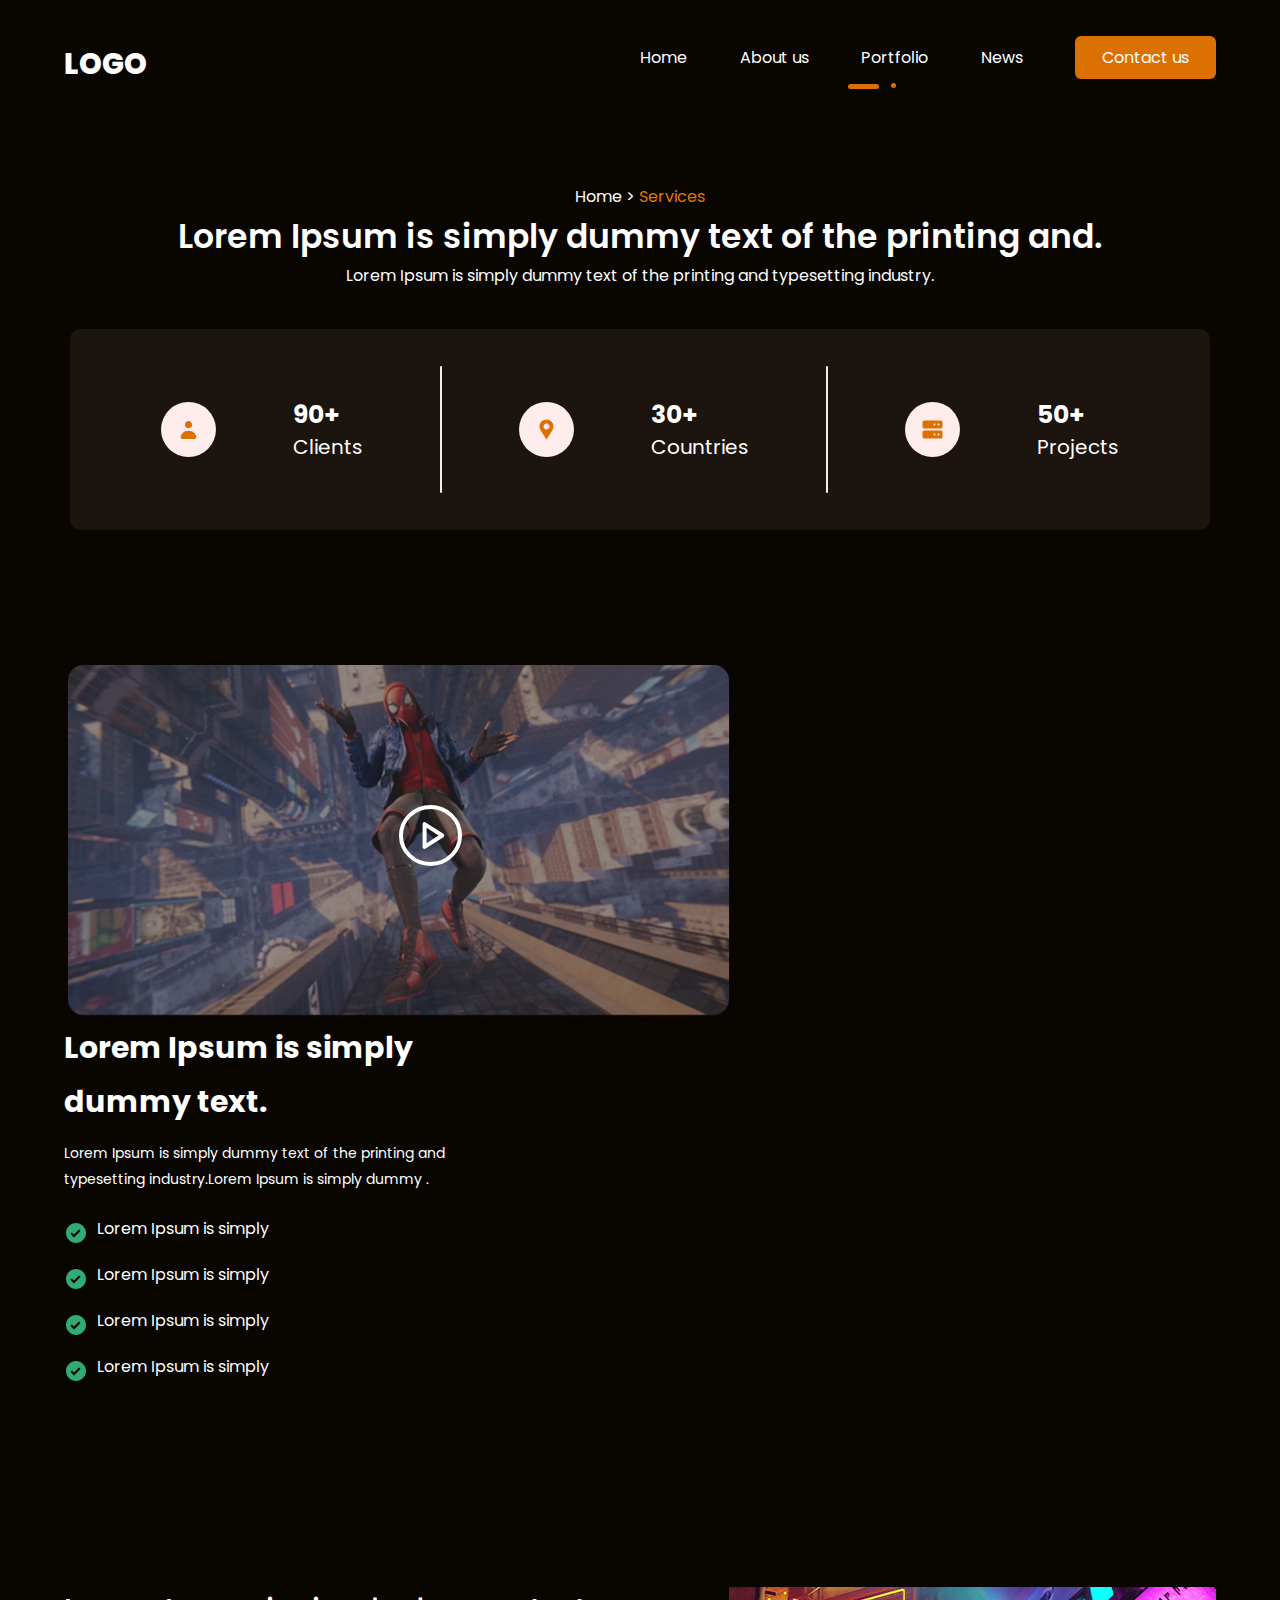
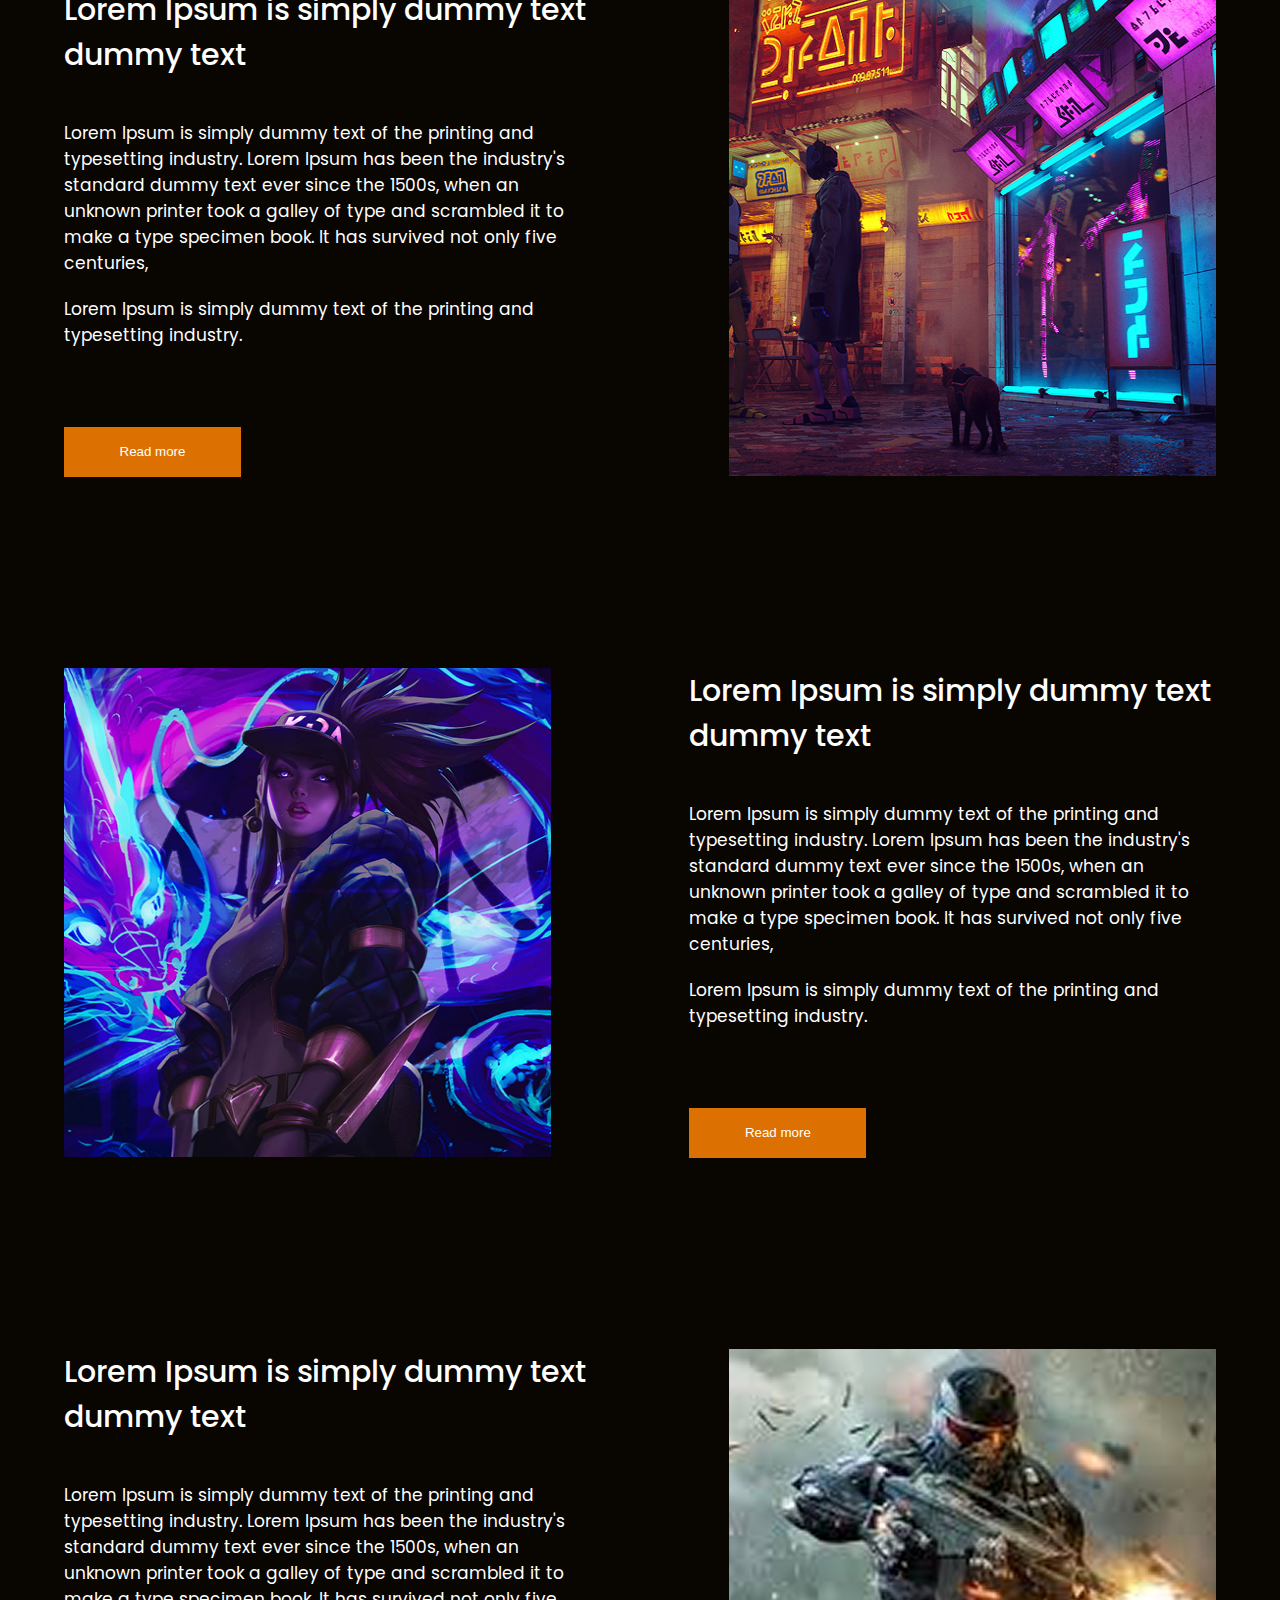
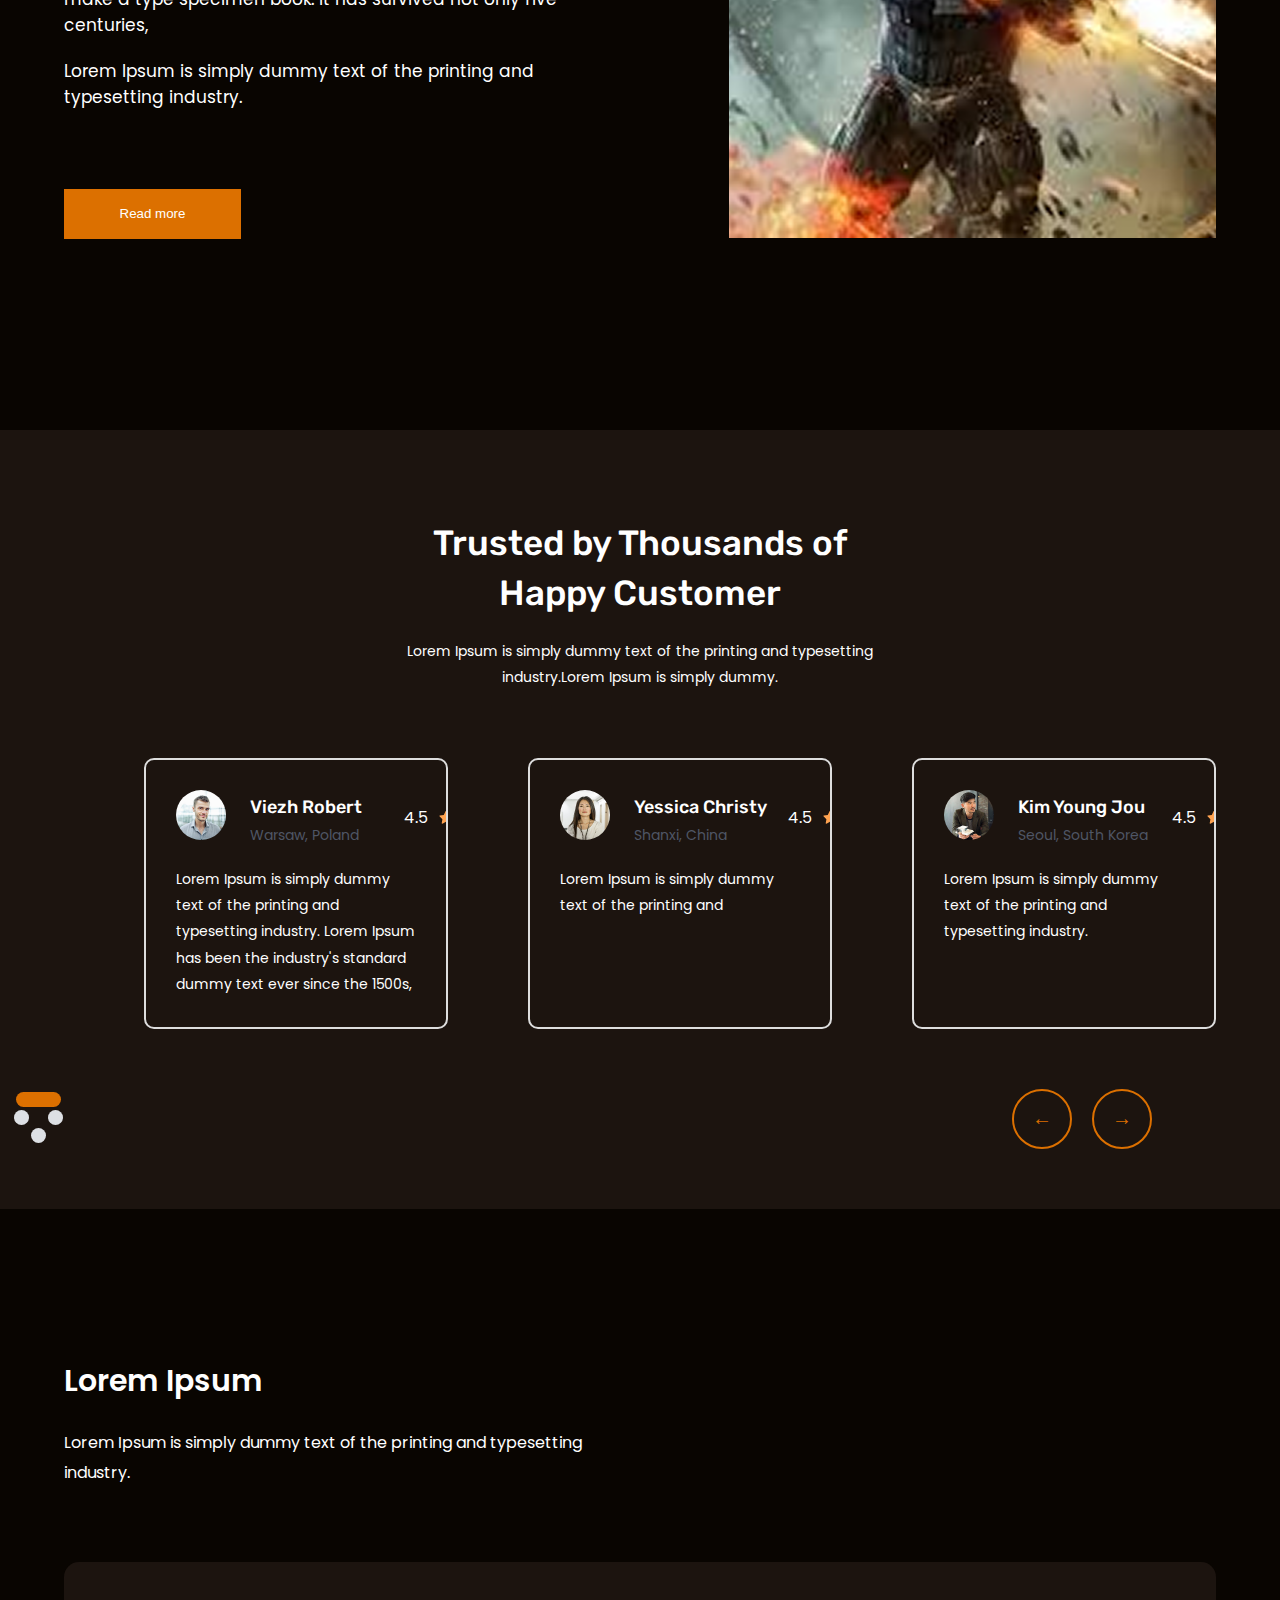
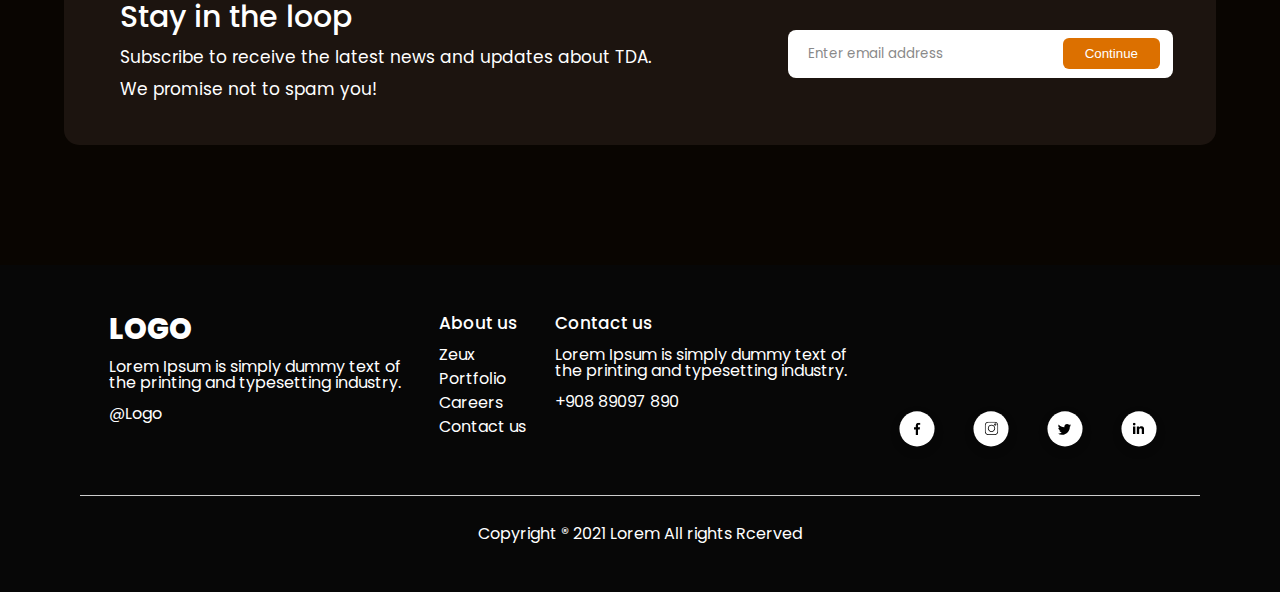
<file: portfolio.html>
<!DOCTYPE html>
<html lang="en">

<head>
    <meta charset="UTF-8">
    <meta name="viewport" content="width=device-width, initial-scale=1.0">

    <link rel="stylesheet" href="reset.css">
    <link rel="stylesheet" href="style.css">
    <title>Game Website</title>

</head>

<body>

    <header class="container">
        <span class="logo">Logo</span>
        <nav>
            <ul>
                <li><a href="./">Home</a></li>
                <li><a href="./about.html">About us</a></li>
                <li class="active"><a href="./portfolio.html">Portfolio</a></li>
                <li><a href="./news.html">News</a></li>
                <li class="btn"><a href="./contact-us.html">Contact us</a></li>
            </ul>
        </nav>
    </header>


    <main class="container main-title">
        <p class="hero-nav">Home > <span>Services</span> </p>
        <h2>Lorem Ipsum is simply dummy text of the printing and.</h2>
        <p class="last-p">Lorem Ipsum is simply dummy text of the printing and typesetting industry. </p>

        <div class="main-info">
            <img class="info-img" src="./img/Portfolio/main-info/Icon_user.svg" alt="user-img">
            <div>
                <h4>90+</h4>
                <p>Clients</p>
            </div>
            <img src="./img/Portfolio/main-info/Vector 14.svg" alt="line">
            <img class="info-img" src="./img/Portfolio/main-info/Icon_location.svg" alt="gps-img">
            <div>
                <h4>30+</h4>
                <p>Countries</p>
            </div>


            <img src="./img/Portfolio/main-info/Vector 14.svg" alt="line">
            <img class="info-img" src="./img/Portfolio/main-info/Icon_Server.svg" alt="server-img">
            <div>
                <h4>50+</h4>
                <p>Projects</p>
            </div>
        </div>
    </main>

    <section class="video-port container">

        <div class="video-block">
            <img class="main-video" src="./img/Portfolio/video/Video Image.png" alt="video">
            <img class="second-video" src="./img/Portfolio/video/Icon - Play.svg" alt="pause-icon">
        </div>

        <div class="video-desc">
            <h2>Lorem Ipsum is simply dummy text.</h2>
            <p class="paragraph-p">Lorem Ipsum is simply dummy text of the printing and typesetting industry.Lorem Ipsum
                is simply dummy .
            </p>

            <div>
                <img class="g-flag" src="./img/Portfolio/video/Group 1120.svg" alt="flags">
                <p>Lorem Ipsum is simply</p>
                <div>
                    <img class="g-flag" src="./img/Portfolio/video/Group 1120.svg" alt="flags">
                    <p>Lorem Ipsum is simply</p>
                </div>
                <div>
                    <img  class="g-flag" src="./img/Portfolio/video/Group 1120.svg" alt="flags">
                    <p>Lorem Ipsum is simply</p>
                </div>
                <div>
                    <img class="g-flag" src="./img/Portfolio/video/Group 1120.svg" alt="flags">
                    <p>Lorem Ipsum is simply</p>
                </div>
            </div>
    </section>


    <article class="description-pages container">
        <div class="div-text">
            <h3>Lorem Ipsum is simply dummy
                text dummy text </h3>
            <p>Lorem Ipsum is simply dummy text of the printing and typesetting industry. Lorem Ipsum has been the
                industry's standard dummy text ever since the 1500s, when an unknown printer took a galley of type
                and
                scrambled it to make a type specimen book. It has survived not only five centuries,</p>
            <p>Lorem Ipsum is simply dummy text of the printing and typesetting industry. </p>

            <button>Read more</button>
        </div>

        <div class="div-img">
            <img class="icon-text" src="./img/Portfolio/Description-img/Rectangle 25.png" alt="img-person">
        </div>
    </article>

    <article class="description-pages container">
        <div class="div-img img-reverse">
            <img class="icon-text-2" src="./img/Portfolio/Description-img/Rectangle 26.png" alt="img-person">
        </div>

        <div class="div-text text-reverse">
            <h3>Lorem Ipsum is simply dummy
                text dummy text </h3>
            <p>Lorem Ipsum is simply dummy text of the printing and typesetting industry. Lorem Ipsum has been the
                industry's standard dummy text ever since the 1500s, when an unknown printer took a galley of type
                and
                scrambled it to make a type specimen book. It has survived not only five centuries,</p>
            <p>Lorem Ipsum is simply dummy text of the printing and typesetting industry. </p>

            <button>Read more</button>
        </div>
    </article>

    <article class="description-pages container">
        <div class="div-text">
            <h3>Lorem Ipsum is simply dummy
                text dummy text </h3>
            <p>Lorem Ipsum is simply dummy text of the printing and typesetting industry. Lorem Ipsum has been the
                industry's standard dummy text ever since the 1500s, when an unknown printer took a galley of type
                and
                scrambled it to make a type specimen book. It has survived not only five centuries,</p>
            <p>Lorem Ipsum is simply dummy text of the printing and typesetting industry. </p>

            <button>Read more</button>
        </div>

        <div class="div-img">
            <img class="icon-text" src="./img/Portfolio/Description-img/Rectangle 27.png" alt="img-person">
        </div>
    </article>

    <article class="our-clients">

        <div class="client-desc container">
            <h2>Trusted by Thousands of Happy Customer</h2>
            <p>Lorem Ipsum is simply dummy text of the printing and typesetting industry.Lorem Ipsum is simply
                dummy.</p>
        </div>

        <div class="container list-comment">

            <div class="people-com border-1">
                <img src="./img/Portfolio/people/Ellipse 175.svg" alt="people">

                <div class="profile">
                    <h3>Viezh Robert</h3>
                    <p>Warsaw, Poland</p>
                </div>
                <div class="star">
                    <p>4.5</p>
                    <img class="stars" src="./img/Portfolio/people/Group 1161.svg" alt="star">
                </div>

                <div class="coment">
                    <p>Lorem Ipsum is simply dummy text of the printing and typesetting industry. Lorem Ipsum has been
                        the
                        industry's standard dummy text ever since the 1500s,</p>
                </div>
            </div>

            <div class="people-com border-2">
                <img src="./img/Portfolio/people/Ellipse 175 (1).svg" alt="people">

                <div class="profile">
                    <h3>Yessica Christy</h3>
                    <p>Shanxi, China</p>
                </div>
                <div class="star">
                    <p>4.5</p>
                    <img class="stars" src="./img/Portfolio/people/Group 1161.svg" alt="star">
                </div>

                <div class="coment">
                    <p>Lorem Ipsum is simply dummy text of the printing and </p>
                </div>
            </div>

            <div class="people-com border-3">
                <img src="./img/Portfolio/people/Ellipse 175 (2).svg" alt="people">

                <div class="profile">
                    <h3>Kim Young Jou</h3>
                    <p>Seoul, South Korea</p>
                </div>
                <div class="star">
                    <p>4.5</p>
                    <img class="stars" src="./img/Portfolio/people/Group 1161.svg" alt="star">
                </div>

                <div class="coment">
                    <p>Lorem Ipsum is simply dummy text of the printing and typesetting industry.</p>
                </div>
            </div>

        </div>

        <article>
            <div class="condd container">
                <div class="where-im">
                    <div class="view w1"></div>
                    <div class="view w2"></div>
                    <div class="view w3"></div>
                    <div class="view w4"></div>
                </div>

                <div class="left-scroll">
                    <button>←</button>
                </div>
                <div class="right-scroll">
                    <button>→</button>
                </div>
            </div>
        </article>

    </article>

    <div class="our-team">
        <div class="container email">
            <h3>Lorem Ipsum</h3>
            <p>Lorem Ipsum is simply dummy text of the printing and typesetting industry. </p>

            <div class="block">

                <div>
                    <h4>Stay in the loop</h4>
                    <p>Subscribe to receive the latest news and updates about TDA.
                        We promise not to spam you! </p>
                </div>

                <div>
                    <input id="emailField" type="email" placeholder="Enter email address">
                    <button onclick="checkEmail()">Continue</button>
                </div>

            </div>
        </div>
    </div>

    <footer>
        <div class="block container">
            <div>
                <span class="logo">Logo</span>
                <p class="footer-text" >Lorem Ipsum is simply dummy text of the printing and typesetting industry. </p>
                <p>@Logo</p>
            </div>
            <div>
                <h4>About us</h4>
                <ul>
                    <li>Zeux</li>
                    <li>Portfolio</li>
                    <li>Careers</li>
                    <li>Contact us</li>
                </ul>
            </div>
            <div>
                <h4>Contact us</h4>
                <p>Lorem Ipsum is simply dummy text of the printing and typesetting industry. </p>
                <p>+908 89097 890</p>
            </div>
            <div class="icons">
                <img src="./img/footer-icon/Group 5.svg" alt="">
                <img src="./img/footer-icon/Group 11.svg" alt="">
                <img src="./img/footer-icon/Group 10.svg" alt="">
                <img src="./img/footer-icon/Group 9.svg" alt="">
            </div>
        </div>

        <hr>

        <p class="ending">Copyright ® 2021 Lorem All rights Rcerved</p>

    </footer>

    <script src="script.js"></script>
</body>

</html>
</file>
<file: style.css>
@import url('https://fonts.googleapis.com/css2?family=Poppins:ital,wght@0,100;0,200;0,300;0,400;0,500;0,600;0,700;0,800;0,900;1,100;1,200;1,300;1,400;1,500;1,600;1,700;1,800;1,900&family=Rubik:ital,wght@0,300..900;1,300..900&display=swap');

* {
    box-sizing: border-box;
}

body {
    font-family: "Poppins", sans-serif;
    font-weight: 400;
    color: white;
    font-size: 16px;
    background-color: #090501;
}

a {
    text-decoration: none;
}

img {
    max-width: 100%;
    height: auto;
}

.wrapper {
    background: linear-gradient(148deg, rgba(0, 0, 0, 1) 0%, rgba(0, 0, 0, 1) 50%, rgba(74, 40, 0, 1) 100%);
    width: 100%;
    overflow-x: hidden;
}

.container {
    width: 90%;
    margin: 0 auto;
}

header {
    padding: 50px 0;
}

header .logo,
footer .logo {
    text-transform: uppercase;
    font-size: 29px;
    font-weight: 800;
}

header nav {
    float: right;
    width: 50%;
}

header nav ul {
    list-style: none;
    display: flex;
    justify-content: space-between;
}

header nav ul li {
    display: inline-block;
    z-index: 1;
}

header nav ul li.active::after {
    content: '';
    display: block;
    width: 31px;
    height: 5px;
    background: #DC7000;
    border-radius: 10px;
    top: 13px;
    position: relative;
    right: 13px;
}

header nav ul li.active a::after {
    content: '';
    display: block;
    width: 5px;
    height: 5px;
    background: #DC7000;
    border-radius: 10px;
    top: 17px;
    position: relative;
    left: 30px;
}

header nav ul li a {
    color: white;
}

header nav ul li:not(.active):not(.btn) a:hover {
    border-bottom: 5px solid #DC7000;
}

header nav ul li.btn a,
.email .block button {
    background: #DC7000;
    padding: 10px 27px;
    border-radius: 6px;
    transition: all 500ms ease-in-out;
}

header nav ul li.btn a:hover,
.email .block button:hover {
    background: #bb520b;
}

.hero {
    padding-bottom: 100px;
    position: relative;
}

.hero-info {
    width: 527px;
    height: 512px;
    padding-top: 122px;
}

.hero-info h2 {
    font-weight: 700;
    font-size: 20px;
    color: #E87D0E;
}

.hero-info h1 {
    margin-top: 20px;
    color: #FFFFFF;
    font-weight: 700;
    font-size: 50px;
    line-height: 155%;

}

.hero-info p {
    padding-top: 27px;
    font-weight: 500;
    padding-bottom: 50px;
}

.hero-info .btn,
.hero-about .info .btn {
    font-weight: 500;
    padding: 15px 30px;
    background: linear-gradient(148deg, rgba(250, 131, 5, 1) 0%, rgba(251, 158, 60, 1) 100%);
    border: none;
    color: #FFFFFF;
    border-radius: 40px;
    transition: all 500ms ease;
    position: relative;
    width: 176px;
    text-align: start;
}

.hero-info .btn,
.hero-about .info .btn img {
    position: absolute;
    text-align: center;
}

.hero-info .btn:hover,
.hero-about .info .btn:hover {
    transform: scale(1.1);
    cursor: pointer;

}

.hero img {
    position: absolute;
    top: -140px;
    right: -180px;
}


/* section game  */

.tranding {
    padding-top: 132px;
}

.tranding h3 {
    font-weight: 700;
    font-size: 31px;
}

.tranding .see-all,
.projects .see-all {
    color: #FFFFFF;
    font-weight: 500;
    font-size: 20px;
    padding: 10px 30px;
    border-radius: 5px;
    background-color: #FFFFFF1C;
    float: right;
    display: block;
    transition: all 500ms ease;
}

.tranding .see-all:hover,
.projects .see-all:hover {
    transform: scale(1.1);
}

.tranding .games {
    display: flex;
    justify-content: space-between;
    width: 100%;
    padding: 50px 0;
}

.tranding .games span {
    display: block;
    text-align: center;
    margin-top: 25px;
}

.tranding .games span img {
    position: relative;
    top: 5px;
    margin-right: 7px;
}

.big-text {
    font-weight: 600;
    font-size: 35px;
    padding: 50px 0;
    text-align: center;
    max-width: 800px;
}

.banner {
    padding: 80px 0px;
    position: relative;
}

.banner h3 {
    font-weight: 600;
    font-size: 30px;
    padding-bottom: 15px;
}

.banner p {
    font-weight: 400;
    padding-bottom: 46px;
    width: 545px;
    line-height: 187%;
}


.banner img {
    align-content: center;
    justify-content: center;
    width: 100%;
    z-index: 1;
    position: relative;

}

.banner .backround-banner {
    z-index: 0;
    position: absolute;
    top: 193px;
    right: 125px;
    width: 196px;
    height: 154px;
}

/* feauters  */

.features {
    background: linear-gradient(148deg, rgba(0, 0, 0, 0.54) 65%, rgba(0, 0, 0, 0.65) 67%), url(./img/feuters/background/background.png) no-repeat center fixed;
    background-size: cover;
    padding-top: 80px;
    backdrop-filter: blur(100%);
}

.features h3 {
    width: 826px;
    font-weight: 700;
    font-size: 30px;
    line-height: 187%;
    text-align: center;
    padding-bottom: 24px;
    margin: auto;
}

.features p {
    font-weight: 400;
    line-height: 187%;
    margin-bottom: 99px;
    width: 800px;
    text-align: center;
    margin: auto;
}

.features .info {
    display: flex;
    justify-content: center;
    flex-wrap: wrap;
}

.features .info .block {
    margin: 99px 0 0 0;
    text-align: center;
    width: 25%;

}

.features .block p {
    width: auto;
    margin-bottom: 15px;
}

.features .block img {
    margin-bottom: 30px;
}


/* OUR PROJECTS */
.projects {
    padding: 141px 165px;
}

.projects h3 {
    font-weight: 700;
    font-size: 30px;
    text-align: center;
    margin-bottom: 15px;
}

.projects p {
    font-weight: 400;
    font-size: 14px;
    margin-bottom: 71px;
    text-align: center;
}

.projects .images {
    display: flex;
    justify-content: space-between;
    margin-bottom: 25px;
}

.projects .images img {
    max-width: 382px;
    max-height: 223px;
    border-radius: 20px;
}

.projects .images .more {
    width: 469px;
    max-height: auto;
}

.projects .images .mami {
    width: 246px;
    max-height: auto;
}

.projects .see-all {
    float: none;
    width: 130px;
    height: 40px;
    margin: auto;
    text-align: center;
}

/* нижня частина  */

.email {
    padding-bottom: 120px;
}

.email h3 {
    font-weight: 600;
    font-size: 30px;
    margin-bottom: 32px;
}

.email p {
    line-height: 187%;
    width: 545px;
    font-weight: 400;
    margin-bottom: 74px;
}

.email .block {
    background-color: #1C140F;
    padding: 40px 56px;
    border-radius: 15px;
    display: flex;
    /* width: 1170px; */
    justify-content: space-between;
    align-items: center;
    position: relative;

}

.email .block h4 {
    font-weight: 500;
    font-size: 30px;
    margin-bottom: 10px;
}

.email .block p {
    font-weight: 400;
    font-size: 17px;
    margin-bottom: auto;
}

.email .block input {
    background-color: #FFFFFF;
    padding: 14px 20px;
    width: 385px;
    border-radius: 8px;
    outline: none;
    border: none;
    font-family: "Poppins", sans-serif;
    font-weight: 400;
    position: relative;
    right: -110px;
    padding-right: 120px;

}

.email .block input::placeholder {
    color: #898989;
    width: 155.1px;
}

.email .block button {
    margin-top: 8px;
    float: right;
    cursor: pointer;
    border: none;
    color: #FFFFFF;
    padding: 8px 22px;
    position: relative;
    z-index: 1;
}

/* footer  */

footer {
    background-color: #070707;
    padding: 50px;

}

footer .block {
    display: flex;
    justify-content: space-between;
}

footer .block p {
    width: 300px;
    margin: 15px 0;
}

footer .block h4 {
    font-weight: 500;
    font-size: 17px;
    margin-bottom: 15px;
}

footer .block .icons {
    display: flex;
    align-items: flex-end;
    gap: 10px;
    height: 150px;
}

footer .block .icons img {
    width: 64px;
    height: 64px;
}

footer .block ul li {
    margin-bottom: 8px;
}

footer hr {
    margin: 30px;
    border: 0;
    height: 0.6px;
    background: #ccc;
}

footer .ending {
    text-align: center;

}

/* Page About US  */
.hero-about {
    position: relative;
}

.hero-about .info {
    width: 425px;
    height: auto;
    padding-top: 82px;
    padding-left: 55px;
}

.hero-about .info .min-nav span {
    color: #E47500;
}

.hero-about .info h1 {
    font-weight: 700;
    font-size: 30px;
    line-height: 180%;
    padding-bottom: 24px;
}

.hero-about .info p {
    font-weight: 400;
    font-size: 15px;
    line-height: 208%;
    padding-bottom: 57px;
}

.hero-about img {
    position: absolute;
    width: 739px;
    height: auto;
    right: -76px;
    top: 0;

}

.work {
    padding-top: 257px;
    margin-bottom: 147px;
}

.work h2 {
    font-weight: 600;
    font-size: 25px;
    margin-bottom: 63px;
}

.work .blocks {
    display: flex;
    justify-content: space-between;

}

.work .blocks .block {
    background-color: #1C140F;
    padding: 64px 34px;
    width: 378px;
    height: 348px;
    border-radius: 20px;
}

.work .blocks .block h3 {
    font-weight: 600;
    font-size: 20px;
    margin-bottom: 15px;
    padding-top: 30px;
}

.work .blocks .block p {
    font-weight: 400;
    line-height: 180%;
}

.work .block .badge {
    font-weight: 400;
    font-size: 14px;
    margin-bottom: 19px;
    border-radius: 8px;
    padding: 7px 25px;
}

.work .block .purple {
    background-color: #B000DC1C;
}

.work .block .brown {
    background-color: #DC42001C;
}

.work .block .green {
    background-color: #00DC8D1C;
}

/* second about us  */

.game-person {
    background-color: #1C140F;

}

.game-person .container {
    display: flex;
}

.game-person .container img {
    padding-top: 113px;
    margin-right: 95px;
}

.game-person .container .desc-person {
    padding-top: 180px;
}

.game-person .container section {
    font-weight: 500;
    padding-bottom: 13px;
}


.game-person .container h3 {
    font-weight: 600;
    font-size: 28px;
    line-height: 157%;
    padding-bottom: 14px;

}

.game-person .container p {
    font-weight: 400;
    line-height: 202%;
}


/* second our team  */

.our-team .container {
    display: flex;
    justify-content: space-between;
}

.our-team h2 {
    font-weight: 600;
    font-size: 25px;
    padding-bottom: 53px;
    padding-top: 148px;
    margin-left: 80px;
}


.our-team .personage {
    width: 295px;
    height: 253px;
    background-color: #1C140F;
    border-radius: 20px;
    justify-content: center;

}

.our-team .personage img {
    width: 123px;
    height: 123px;
    margin: auto;
    display: block;
    margin-top: 35px;
}

.our-team .personage h4 {
    font-weight: 600;
    font-size: 19px;
    padding-bottom: 23px;
}

.our-team .personage p {
    font-weight: 300;
    color: #E8E8E8;

}


.our-team .personage h4,
.our-team .container .personage p {
    text-align: center;
}

.our-team .email {
    display: block;
    padding-top: 157px;
}

/* third Portfolio  */
.main-title .hero-nav {
    text-align: center;
    margin-bottom: 15px;
    margin-top: 60px;
}

.main-title p {
    text-align: center;
}

.main-title p span {
    color: #E47500;
}

.main-title h2 {
    text-align: center;
    font-weight: 600;
    font-size: 33px;
    margin-bottom: 15px;
}

.main-title .last-p {
    margin-bottom: 45px;
}

.main-title .main-info {
    display: flex;
    justify-content: space-between;
    align-items: center;
    max-width: 1140px;
    margin: auto;
    background-color: #1C140F;
    padding: 37px 91px;
    border-radius: 10px;
}

.main-title .main-info h4 {
    display: block;
    font-weight: 700;
    font-size: 25px;
    margin-bottom: 10px;
}

.main-title .main-info p {
    font-weight: 400;
    font-size: 20px;
}

.video-port {
    margin-top: 132px;
    margin-bottom: 182px;

}

.video-port .video-block {
    width: 669px;
    height: auto;
    float: left;
    position: relative;
    display: flex;
    margin-right: 87px;
}

.video-port div .second-video {
    position: absolute;
    justify-content: center;
    top: 40%;
    left: 50%;

}

.video-port .video-desc {
    width: 427px;
    height: 362px;
    display: inline-block;
}

.video-port .video-desc h2 {
    font-weight: 700;
    font-size: 30px;
    line-height: 180%;
    margin-bottom: 11px;
}

.video-port .video-desc .paragraph-p {
    font-size: 14px;
    font-weight: 400;
    line-height: 187%;
    margin-bottom: 28px;

}

.video-port .video-desc div {
    width: 205px;
}

.video-port .video-desc div p {
    float: right;
}

.video-port .video-desc div img {
    margin-bottom: 19px;
}


/* third portfolio description  */

.description-pages {
    display: flex;
    margin-bottom: 189px;
}

.description-pages .div-img img {
    width: 496px;
    height: 489px;
}

.description-pages .div-text {
    width: 536px;
    margin-right: 138px;
}

.description-pages .div-text h3 {
    font-weight: 500;
    font-size: 30px;
    line-height: 45px;
    margin-bottom: 43px;

}

.description-pages .div-text p {
    font-weight: 400;
    font-size: 17px;
    margin-bottom: 20px;
    line-height: 26px;
}

.description-pages .div-text button {
    padding: 13px 43px;
    margin-top: 59px;
    background-color: #DC7000;
    border: none;
    color: #FFFFFF;
    font-weight: 400;
    line-height: 24px;
    width: 177px;
}

.description-pages .text-reverse {
    width: 536px;
    margin-right: 0px;
    margin-left: 138px;
}

/* third portfolio comments  */

.our-clients {
    background-color: #1C140F;
    padding-top: 88px;
    padding-bottom: 60px;

}

.our-clients .list-comment {
    padding-top: 68px;
    display: flex;
}

.our-clients .list-comment .client-desc {
    margin: auto;
}

.our-clients .client-desc {
    width: 520px;
}

.our-clients .client-desc h2 {
    font-weight: 500;
    font-size: 35px;
    line-height: 50px;
    font-family: "Rubik", sans-serif;
    text-align: center;
    margin-bottom: 20px;
}

.our-clients .client-desc p {
    font-size: 14px;
    font-weight: 400;
    line-height: 187%;
    text-align: center;
}

.our-clients .list-comment .people-com {
    width: 400px;
    border: 2px solid #DDDDDD;
    border-radius: 10px;
    padding: 30px;
    /* display: flex; */
    align-items: center;
    margin-left: 80px;
    overflow: hidden;

}

/* .our-clients .list-comment .border-1{
    border: 2px solid #DC7000;
    background-color: #0F0901;
} */

.our-clients .list-comment .people-com .profile {
    margin-left: 20px;
    display: inline-block;
}

.our-clients .list-comment .people-com .star {
    margin-left: 108px;
    align-items: center;
    display: flex;
    position: relative;
    top: -40px;
    left: 170px;
}

.our-clients .list-comment .people-com .profile p {
    display: block;
    margin-top: 4px;
    font-size: 14px;
    line-height: 30px;
    font-weight: 400;
    color: #4F5665;
}

.our-clients .list-comment .people-com .star p {
    margin-right: 10px;
    margin-top: 0px;
    color: white;
}

.our-clients .list-comment .people-com h3 {
    margin-top: 5px;
    font-weight: 500;
    font-size: 18px;
    font-family: "Rubik", sans-serif;

}

.our-clients .list-comment .people-com .coment {
    font-size: 14px;
    font-weight: 400;
    line-height: 187%;
}

/* realize circle button  */
.our-clients .condd {
    margin-top: 60px;
    display: flex;
    justify-content: end;
    text-align: center;
    margin-right: 191px;
}

/* .our-clients .condd .left-scroll,.our-clients .condd .right-scroll{
    width: 60px;
    height: 60px;
    border-radius: 50%;
    border: 2px solid #DC7000;
}

.our-clients .condd .left-scroll:hover,.our-clients .condd .right-scroll:hover{
    background-color: #DC7000;
    cursor: default;
} */

/* .our-clients .condd .left-scroll:hover p,.our-clients .condd .right-scroll:hover p{
    color: white;
} */

.left-scroll:active,
.right-scroll:active {
    transform: scale(0.95);
}

.our-clients .condd .left-scroll {
    margin-right: 20px;
}

.our-clients .condd p {
    font-size: 25px;
    margin-top: 25%;
    color: #bb520b;
    font-weight: 800;
}

.our-clients .condd button {
    width: 60px;
    height: 60px;
    border-radius: 50%;
    border: 2px solid #DC7000;
    background-color: #1C140F;
    color: #DC7000;
    font-size: 20px;
}

.our-clients .condd button:hover {
    background-color: #DC7000;
    color: white;
}

.condd .where-im .view {
    width: 15px;
    height: 15px;
    border-radius: 50%;
    background-color: #DDE0E4;
    display: inline-block;
    margin-right: 15px;
    transition: width 1s;

}

.condd .where-im {
    margin: auto;
    margin-right: 920px;

}

.condd .where-im .w1 {
    background-color: #DC7000;
    width: 45px;
    border-radius: 20px;
}


/* four realize News  */

.main-title .inputArea {
    text-align: center;
    position: relative;
}

.main-title #searchArea {
    padding-left: 50px;
    background-color: #1C140F;
    width: 400px;
    height: 49px;
    border: none;
    color: #FFFFFF;
    border-radius: 10px;
    font-size: 16px;
    font-weight: 400;
}

.main-title #searchArea::placeholder {
    color: #FFFFFF;
    font-size: 16px;
    font-weight: 400;
}

.main-title .loopa {
    position: absolute;
    top: 36.5%;
    left: 36.5%;
}

/* two side  */

.left-containerr,
.right-containerr {
    padding: 100px 0;

}

/* left part news  */

.left-containerr {
    width: 47%;
    float: left;
}

.left-containerr .img-left {
    height: 100%;
    border-radius: 20px;
}

.left-containerr button {
    height: 48px;
    width: 164px;
    border: none;
    margin-top: 21px;
    margin-bottom: 21px;
    background-color: #2351F5;
    color: #FFFCFC;
    font-weight: 400;
    font-size: 16px;
    margin-right: 19px;
    transition: all 0.5s ease;
}

.left-containerr button:hover {
    background-color: #3a55b5;

}

.left-containerr h2 {
    font-weight: 600;
    font-size: 30px;
    line-height: 45px;
    margin-bottom: 32px;
}

.left-containerr p {
    font-weight: 400;
    font-size: 17px;
    line-height: 207%;
    margin-bottom: 44px;
    width: 529px;
}

.left-containerr hr {
    border: 0.7px solid #A5A5A5;
    margin: 90px 0;
}

/* right part news  */
.right-containerr {
    width: 47%;
    float: right;
    height: 2089px;
    display: flex;
    flex-direction: column;
    justify-content: space-between;
}

.right-containerr .mini-text {
    margin-left: 31px;
}

.right-containerr .mini-info {
    display: flex;
    margin-bottom: 60px;
}

.right-containerr .mini-info img {
    width: 260px;
    height: 183px;
    border-radius: 20px;
    object-fit: cover;

}

.right-containerr .mini-info button {
    color: #FFFFFF;
    font-weight: 400;
    font-size: 14px;
    height: 40px;
    width: 137px;
    border: none;
    margin-top: 26px;
}

.right-containerr .mini-info .mini-text p {
    float: right;
    margin-right: 55%;
    margin-top: 40px;
}

.right-containerr .mini-info .mini-text h4 {
    margin-top: 30px;
    font-weight: 600;
    font-size: 23px;

}

.right-containerr .mini-info .mini-text .b-pink {
    background-color: #FF8484;
}

.right-containerr .b-blue {
    background-color: #2351F5;
}

.right-containerr .b-orange {
    background-color: #FF7C32;
}

.right-containerr .b-green {
    background-color: #23A54F;
}

.right-containerr .b-purple {
    background-color: #9921C3;
}







/* five contact us */


.hero-contacts .min-nav {
    text-align: center;
    margin-top: 60px;
    margin-bottom: 15px;
}

.hero-contacts .min-nav span {
    color: #E47500;
}

.hero-contacts h2 {
    text-align: center;
    margin-bottom: 15px;
    font-weight: 600;
    font-size: 33px;
}

.hero-contacts p {
    text-align: center;
    margin-bottom: 90px;
}

.hero-contacts img {
    margin: auto;
    display: block;
    width: 80%;
}


.front-footer {
    display: flex;
    margin-top: 66px;
    position: relative;
    justify-content: space-between;
    align-items: center;

}

.front-footer span {
    align-items: flex-end;
    position: relative;
    bottom: -30px;

}

.front-footer .line-1 {
    left: 15.5px;
    position: absolute;
    top: 0px;
}

/* five feadback  */

.feedback {
    background-color: #1C140F;
    padding: 55px 0;
    margin-top: 147px;
    padding-bottom: 155px;
    position: relative;
}

.feedback h2 {
    font-weight: 400;
    font-size: 30px;
    text-align: center;
    margin-bottom: 5px;
}

.feedback p {
    font-weight: 500;
    font-size: 13px;
    text-align: center;
}

.feedback form {
    margin: 80px auto;
    width: 671px;
}

.feedback form .inline {
    display: flex;
    justify-content: space-between;
    position: relative;
    z-index: 1;

}

.feedback form .inline>div {
    width: 350px;
    margin-right: -5.4%;
}

.feedback label {
    color: #4F4F4F;
    font-size: 14px;
}

.feedback form input,
.feedback textarea {
    background-color: #FFFFFF12;
    border: 0.6px solid #CECECE;
    border-radius: 9px;
    height: 56px;
    display: block;
    width: 90%;
    padding: 15px 10px;
    outline: none;
    color: white;
    margin-top: 7px;
    margin-bottom: 20px;
}

.feedback form .one-line {
    width: 100%;
}

.feedback textarea {
    resize: none;
    height: 232px;
}

.feedback form button {
    background-color: #DC7000;
    border-radius: 10px;
    padding: 20px 48px;
    color: #FFFFFF;
    font-weight: 400;
    border: none;
    float: right;
    margin-top: 51px;
    margin-bottom: 63px;
    transition: all 500ms ease;
}

.feedback form button:hover {
    background: rgb(175, 33, 33);
}

.feedback .line {
    position: absolute;
    z-index: 0;
}

.feedback .line-top {
    right: 0;
    top: 0;
}

.feedback .line-bottom {
    left: 0;
    bottom: 0;
}



/* adaptiv for laptop L  */
@media (min-width: 1024px) and (max-width: 1440px) {

    .projects .images img {
        max-width: 320px;
    }

    .our-clients .list-comment .people-com .star {
        left: 50%;
    }

    #btn-arrows {
        width: 12px;
        height: 12px;
        position: absolute;
        margin-right: 120px;
        margin-top: 16.5px;
    }


}

/* adaptiv for laptop  */
@media (min-width: 768px) and (max-width: 1024px) {

    /* Home Page */
    .hero img {
        position: absolute;
        top: -125;
        right: -263px;
    }

    .wrapper {
        width: 100%;
    }

    .projects {
        padding: 141px 0px;
    }

    .text-h4 {
        width: 100%;
    }

    .text-p {
        width: 100%;
    }

    .email p {
        width: 373px;
    }

    footer {
        width: 100%;
        padding: 50px 0;
    }

    .footer-text {
        padding-right: 10px;
    }

    .features {
        width: 100%;
    }

    .email .block button {
        margin-top: -40px;
    }

    .email .block input {
        right: -65px;
    }

    img {
        display: inline;
        margin-left: auto;
        margin-right: auto;
        max-width: 85%;
    }

    .tranding .games {
        position: relative;
    }

    .tranding .games span img {
        position: absolute;
        top: 80%;
        padding-left: 4%;
    }

    .projects .images img {
        max-width: 290px;
    }

    /* About us Page */
    .hero-about img {
        max-width: 550px;
    }

    #btn-arrows {
        width: 12px;
        height: 12px;
        position: absolute;
        margin-right: 120px;
        margin-top: 15px;
    }

    .work .blocks .block {
        width: 280px;
        padding: 45px 20px;
    }

    .hero-about .info {
        padding-left: 20px;
    }

    .game-person .container .desc-person {
        padding-top: 150px;
    }

    #lore-img {
        width: 45%;
    }

    .game-person .container img {
        margin-right: 30px;
    }

    .our-team .personage {
        width: 206.5px;
        height: 225px;
    }

    .our-team .personage img {
        margin-top: 20px;
    }

    /* Portfolio Page */

    .main-video {
        display: block;
        margin-left: 0;
        margin-right: 0;
        max-width: 110%;
    }

    .video-port .video-block {
        width: 400px;
        margin-right: 0px;
    }

    .g-flag {
        display: inline;
    }

    .video-port .video-desc {
        margin-left: 55px;
        width: 465px;
    }

    .video-port .video-desc h2 {
        line-height: 120%;
    }

    .description-pages .div-text {
        width: 450px;
        margin-right: -10px;
    }

    .icon-text {
        margin-right: 0;
        max-width: 95%;
    }

    .description-pages .text-reverse {
        margin-left: 0px;
    }

    .icon-text-2 {
        margin-left: 0;
        max-width: 95%;
    }

    .our-clients .list-comment .people-com {
        margin-left: 10px;
        padding: 20px;
    }

    .stars {
        margin-left: -10px;
    }

    .our-clients .list-comment .people-com .star p {
        position: relative;
        margin-right: 0px;
        right: 15px;
    }

    .our-clients .list-comment .people-com .profile {
        margin-left: 10px;
    }

    .condd .where-im {
        margin: auto;
        margin-right: 580px;
    }

    /* About us Page */

    .main-title .loopa {
        position: absolute;
        top: 36.5%;
        left: 30%;
    }

    .right-containerr .img-mine {
        width: 100%;
        height: auto;
    }

    .left-containerr p {
        width: 100%;
    }

    .left-containerr .img-left,
    .mini-info .s-img {
        max-width: 100%;
        height: auto;
    }

    .right-containerr .mini-info .mini-text p {
        float: right;
        margin-right: 10%;
        margin-top: 40px;
    }

    .right-containerr {
        height: 1920px;
    }

    .left-containerr,
    .right-containerr {
        padding: 100px 0 50px;
    }

    .feedback .line-top {
        width: 77%;
    }

    .feedback .line-bottom {
        width: 45%;
    }
}
</file>
